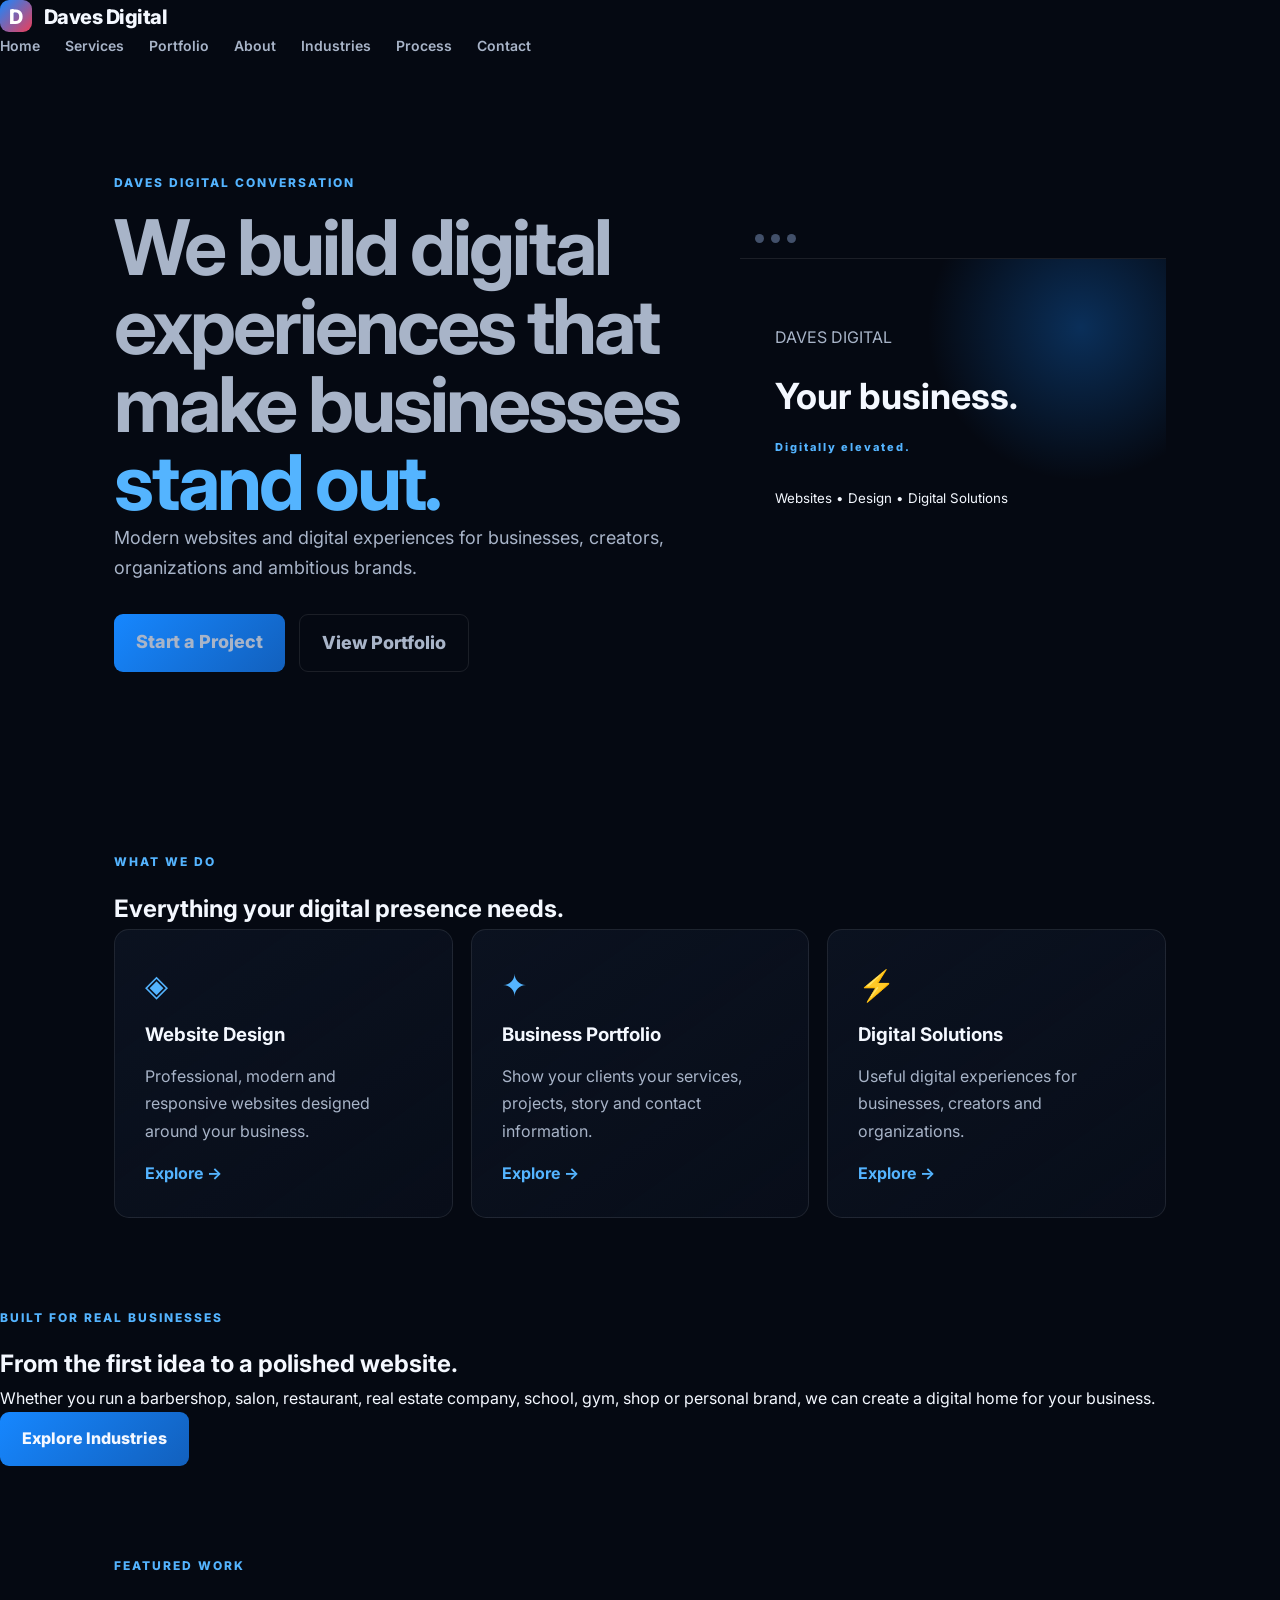
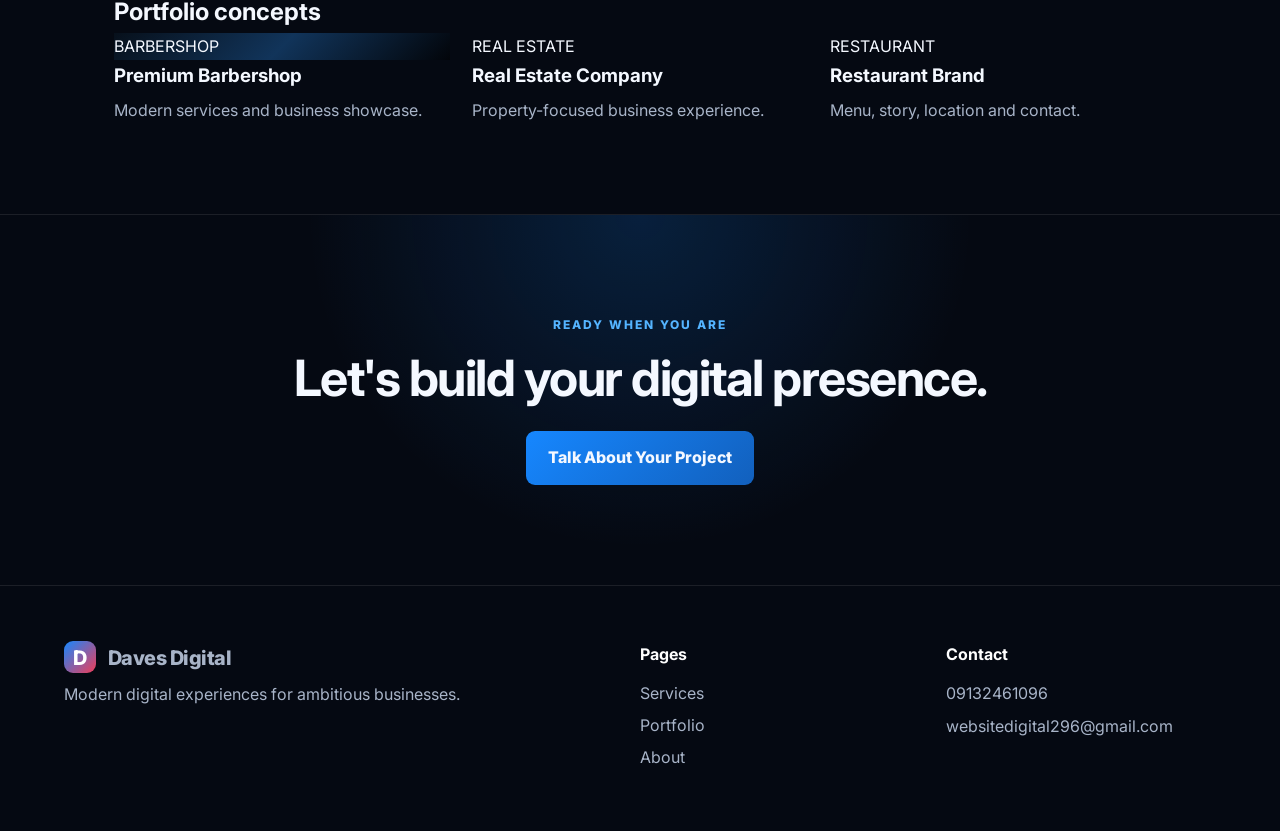
<file: index.html>
<!DOCTYPE html>
<html lang="en">
<head>
  <meta charset="UTF-8">
  <meta name="viewport" content="width=device-width, initial-scale=1.0">

  <title>Daves Digital Conversation</title>

  <link rel="stylesheet" href="style.css">
</head>

<body>

<header class="header">

  <a href="index.html" class="logo">
    <span>D</span> Daves Digital
  </a>

  <button class="menu-btn" onclick="toggleMenu()">☰</button>

  <nav id="nav">
    <a href="index.html">Home</a>
    <a href="services.html">Services</a>
    <a href="portfolio.html">Portfolio</a>
    <a href="about.html">About</a>
    <a href="industries.html">Industries</a>
    <a href="process.html">Process</a>
    <a href="contact.html">Contact</a>
  </nav>

</header>


<main>

<section class="hero">

  <div class="hero-text">

    <p class="eyebrow">
      DAVES DIGITAL CONVERSATION
    </p>

    <h1>
      We build digital experiences
      that make businesses
      <span>stand out.</span>
    </h1>

    <p class="description">
      Modern websites and digital experiences
      for businesses, creators, organizations
      and ambitious brands.
    </p>

    <div class="buttons">

      <a href="contact.html" class="btn primary">
        Start a Project
      </a>

      <a href="portfolio.html" class="btn secondary">
        View Portfolio
      </a>

    </div>

  </div>


  <div class="hero-card">

    <div class="browser">

      <div class="browser-top">
        <i></i>
        <i></i>
        <i></i>
      </div>

      <div class="browser-screen">

        <p>DAVES DIGITAL</p>

        <h2>
          Your business.
          <br>
          <span>Digitally elevated.</span>
        </h2>

        <small>
          Websites • Design • Digital Solutions
        </small>

      </div>

    </div>

  </div>

</section>


<section class="section">

  <div class="section-heading">

    <p class="eyebrow">
      WHAT WE DO
    </p>

    <h2>
      Everything your digital presence needs.
    </h2>

  </div>


  <div class="cards three">

    <div class="card">

      <div class="icon">◈</div>

      <h3>
        Website Design
      </h3>

      <p>
        Professional, modern and responsive
        websites designed around your business.
      </p>

      <a href="services.html">
        Explore →
      </a>

    </div>


    <div class="card">

      <div class="icon">✦</div>

      <h3>
        Business Portfolio
      </h3>

      <p>
        Show your clients your services,
        projects, story and contact information.
      </p>

      <a href="portfolio.html">
        Explore →
      </a>

    </div>


    <div class="card">

      <div class="icon">⚡</div>

      <h3>
        Digital Solutions
      </h3>

      <p>
        Useful digital experiences for
        businesses, creators and organizations.
      </p>

      <a href="services.html">
        Explore →
      </a>

    </div>

  </div>

</section>


<section class="dark-section">

  <div>

    <p class="eyebrow">
      BUILT FOR REAL BUSINESSES
    </p>

    <h2>
      From the first idea
      to a polished website.
    </h2>

    <p>
      Whether you run a barbershop, salon,
      restaurant, real estate company,
      school, gym, shop or personal brand,
      we can create a digital home for your business.
    </p>

  </div>

  <a href="industries.html" class="btn primary">
    Explore Industries
  </a>

</section>


<section class="section">

  <div class="section-heading">

    <p class="eyebrow">
      FEATURED WORK
    </p>

    <h2>
      Portfolio concepts
    </h2>

  </div>


  <div class="portfolio-grid">


    <a href="barbershop.html" class="project">

      <div class="project-image barber">
        BARBERSHOP
      </div>

      <h3>
        Premium Barbershop
      </h3>

      <p>
        Modern services and business showcase.
      </p>

    </a>


    <a href="realestate.html" class="project">

      <div class="project-image realestate">
        REAL ESTATE
      </div>

      <h3>
        Real Estate Company
      </h3>

      <p>
        Property-focused business experience.
      </p>

    </a>


    <a href="restaurant.html" class="project">

      <div class="project-image restaurant">
        RESTAURANT
      </div>

      <h3>
        Restaurant Brand
      </h3>

      <p>
        Menu, story, location and contact.
      </p>

    </a>

  </div>

</section>


<section class="cta">

  <p class="eyebrow">
    READY WHEN YOU ARE
  </p>

  <h2>
    Let's build your digital presence.
  </h2>

  <a href="contact.html" class="btn primary">
    Talk About Your Project
  </a>

</section>

</main>


<footer>

  <div>

    <a href="index.html" class="logo">
      <span>D</span> Daves Digital
    </a>

    <p>
      Modern digital experiences
      for ambitious businesses.
    </p>

  </div>


  <div>

    <h4>Pages</h4>

    <a href="services.html">Services</a>
    <a href="portfolio.html">Portfolio</a>
    <a href="about.html">About</a>

  </div>


  <div>

    <h4>Contact</h4>

    <p>09132461096</p>

    <p>
      websitedigital296@gmail.com
    </p>

  </div>

</footer>


<script src="script.js"></script>

</body>
</html>
</file>
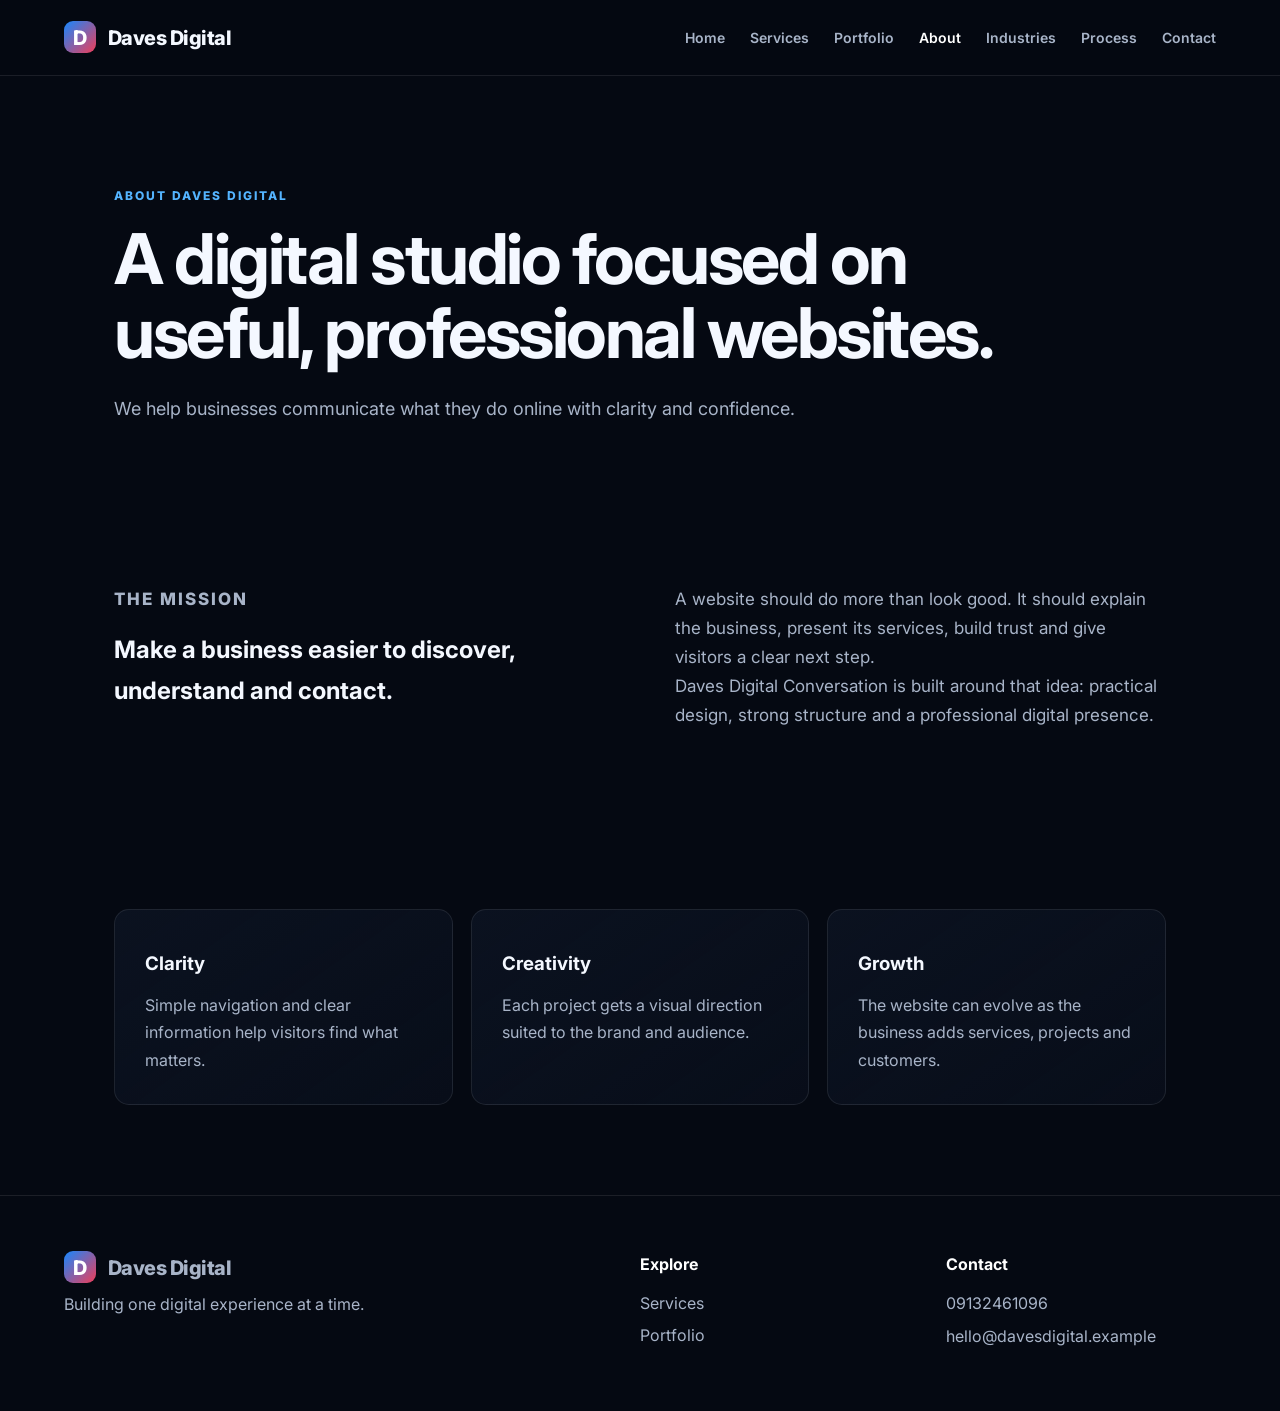
<file: about.html>
<!DOCTYPE html><html lang="en"><head><meta charset="UTF-8"><meta name="viewport" content="width=device-width, initial-scale=1.0"><title>About | Daves Digital</title><link rel="stylesheet" href="style.css"></head><body>
<header class="site-header"><a class="logo" href="index.html"><span>D</span> Daves Digital</a><button class="menu-btn" onclick="toggleMenu()">☰</button><nav id="nav"><a href="index.html">Home</a><a href="services.html">Services</a><a href="portfolio.html">Portfolio</a><a class="active" href="about.html">About</a><a href="industries.html">Industries</a><a href="process.html">Process</a><a href="contact.html">Contact</a></nav></header>
<main><section class="page-hero"><p class="eyebrow">ABOUT DAVES DIGITAL</p><h1>A digital studio focused on useful, professional websites.</h1><p>We help businesses communicate what they do online with clarity and confidence.</p></section>
<section class="section split"><div><p class="eyebrow">THE MISSION</p><h2>Make a business easier to discover, understand and contact.</h2></div><div><p>A website should do more than look good. It should explain the business, present its services, build trust and give visitors a clear next step.</p><p>Daves Digital Conversation is built around that idea: practical design, strong structure and a professional digital presence.</p></div></section>
<section class="section"><div class="cards three"><article class="card"><h3>Clarity</h3><p>Simple navigation and clear information help visitors find what matters.</p></article><article class="card"><h3>Creativity</h3><p>Each project gets a visual direction suited to the brand and audience.</p></article><article class="card"><h3>Growth</h3><p>The website can evolve as the business adds services, projects and customers.</p></article></div></section></main><footer><div><a class="logo" href="index.html"><span>D</span> Daves Digital</a><p>Building one digital experience at a time.</p></div><div><h4>Explore</h4><a href="services.html">Services</a><a href="portfolio.html">Portfolio</a></div><div><h4>Contact</h4><p>09132461096</p><p>hello@davesdigital.example</p></div></footer><script src="script.js"></script></body></html>
</file>
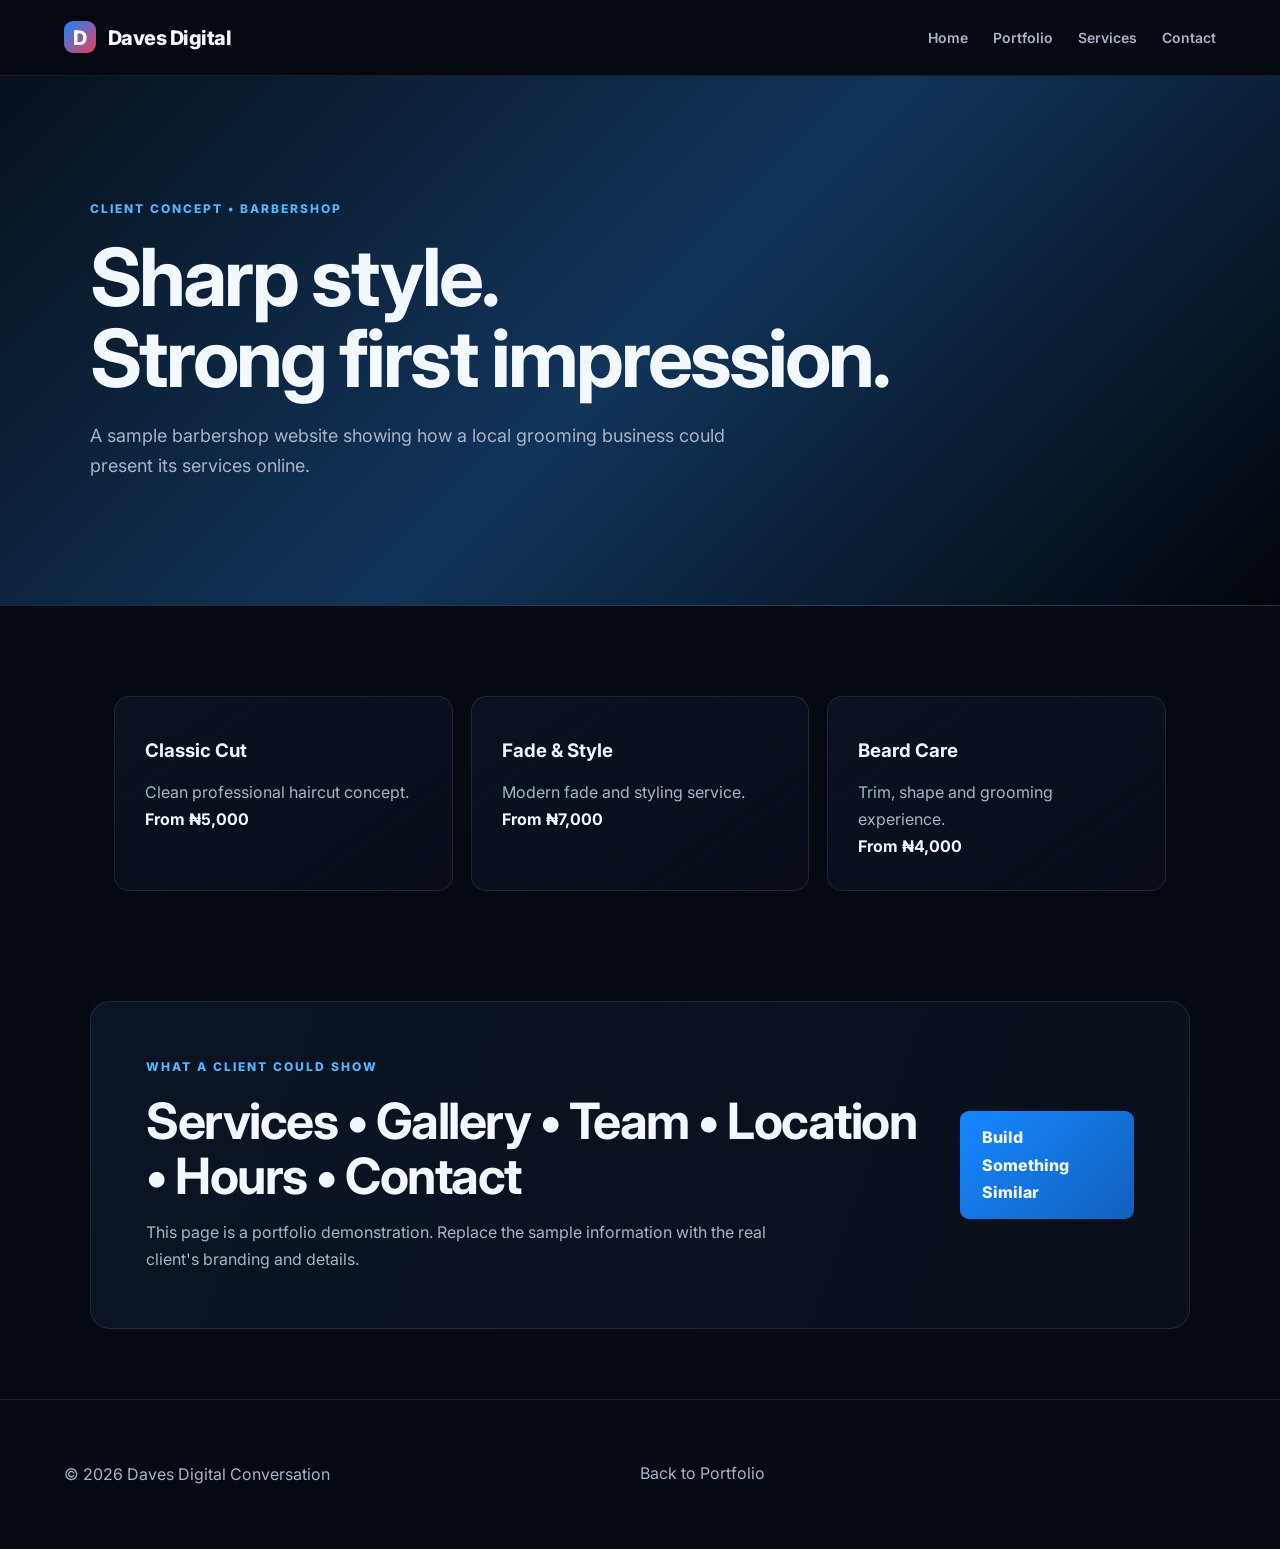
<file: barbershop.html>
<!DOCTYPE html><html lang="en"><head><meta charset="UTF-8"><meta name="viewport" content="width=device-width, initial-scale=1.0"><title>Barbershop Concept | Daves Digital</title><link rel="stylesheet" href="style.css"></head><body><header class="site-header"><a class="logo" href="index.html"><span>D</span> Daves Digital</a><button class="menu-btn" onclick="toggleMenu()">☰</button><nav id="nav"><a href="index.html">Home</a><a href="portfolio.html">Portfolio</a><a href="services.html">Services</a><a href="contact.html">Contact</a></nav></header><main><section class="industry-hero barber-bg"><p class="eyebrow">CLIENT CONCEPT • BARBERSHOP</p><h1>Sharp style.<br>Strong first impression.</h1><p>A sample barbershop website showing how a local grooming business could present its services online.</p></section><section class="section"><div class="cards three"><article class="card"><h3>Classic Cut</h3><p>Clean professional haircut concept.</p><strong>From ₦5,000</strong></article><article class="card"><h3>Fade & Style</h3><p>Modern fade and styling service.</p><strong>From ₦7,000</strong></article><article class="card"><h3>Beard Care</h3><p>Trim, shape and grooming experience.</p><strong>From ₦4,000</strong></article></div></section><section class="section dark-panel"><div><p class="eyebrow">WHAT A CLIENT COULD SHOW</p><h2>Services • Gallery • Team • Location • Hours • Contact</h2><p>This page is a portfolio demonstration. Replace the sample information with the real client's branding and details.</p></div><a class="btn primary" href="contact.html">Build Something Similar</a></section></main><footer><p>© 2026 Daves Digital Conversation</p><a href="portfolio.html">Back to Portfolio</a></footer><script src="script.js"></script></body></html>
</file>
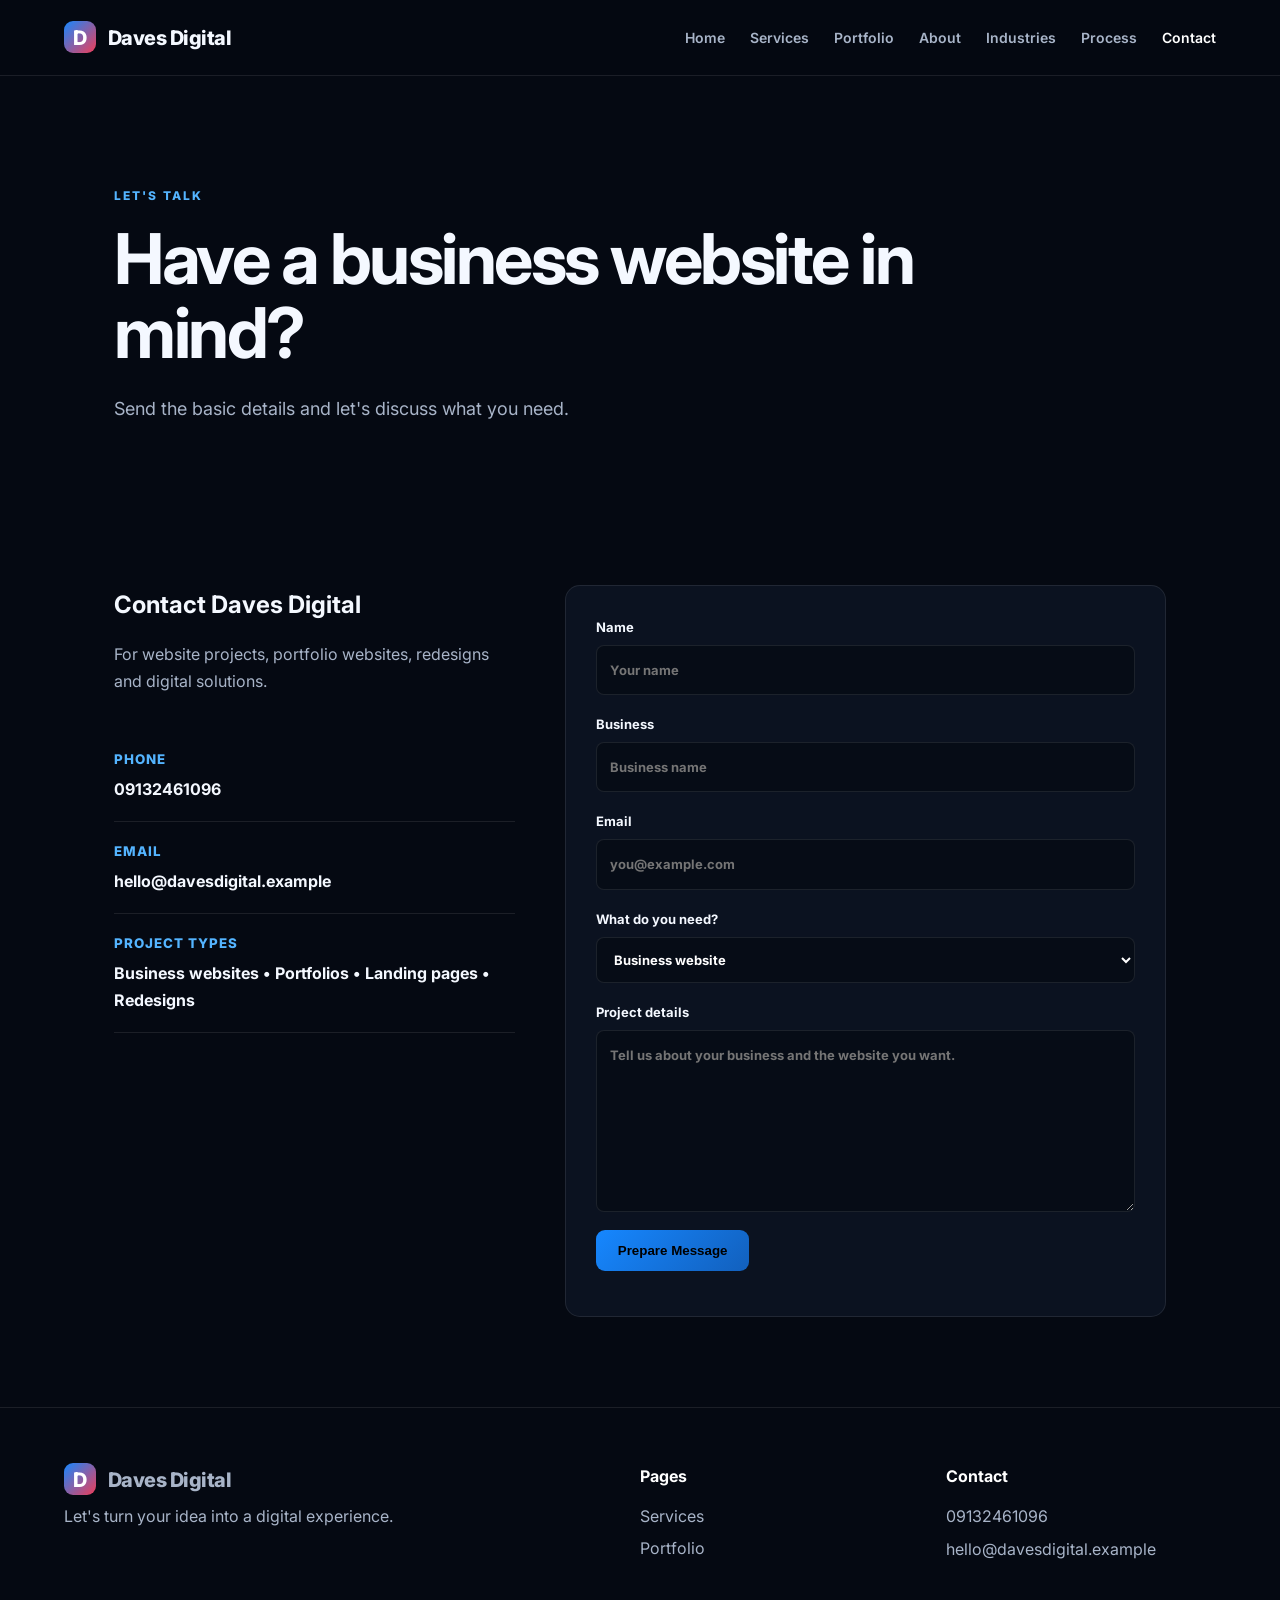
<file: contact.html>
<!DOCTYPE html><html lang="en"><head><meta charset="UTF-8"><meta name="viewport" content="width=device-width, initial-scale=1.0"><title>Contact | Daves Digital</title><link rel="stylesheet" href="style.css"></head><body>
<header class="site-header"><a class="logo" href="index.html"><span>D</span> Daves Digital</a><button class="menu-btn" onclick="toggleMenu()">☰</button><nav id="nav"><a href="index.html">Home</a><a href="services.html">Services</a><a href="portfolio.html">Portfolio</a><a href="about.html">About</a><a href="industries.html">Industries</a><a href="process.html">Process</a><a class="active" href="contact.html">Contact</a></nav></header>
<main><section class="page-hero"><p class="eyebrow">LET'S TALK</p><h1>Have a business website in mind?</h1><p>Send the basic details and let's discuss what you need.</p></section>
<section class="section contact-grid"><div class="contact-info"><h2>Contact Daves Digital</h2><p>For website projects, portfolio websites, redesigns and digital solutions.</p><div class="contact-item"><small>PHONE</small><strong>09132461096</strong></div><div class="contact-item"><small>EMAIL</small><strong>hello@davesdigital.example</strong></div><div class="contact-item"><small>PROJECT TYPES</small><strong>Business websites • Portfolios • Landing pages • Redesigns</strong></div></div>
<form onsubmit="sendForm(event)"><label>Name<input id="name" required placeholder="Your name"></label><label>Business<input id="business" placeholder="Business name"></label><label>Email<input id="email" type="email" required placeholder="you@example.com"></label><label>What do you need?<select id="service"><option>Business website</option><option>Portfolio website</option><option>Landing page</option><option>Website redesign</option><option>Other</option></select></label><label>Project details<textarea id="details" rows="7" required placeholder="Tell us about your business and the website you want."></textarea></label><button class="btn primary" type="submit">Prepare Message</button><p id="form-message" class="form-message"></p></form></section></main><footer><div><a class="logo" href="index.html"><span>D</span> Daves Digital</a><p>Let's turn your idea into a digital experience.</p></div><div><h4>Pages</h4><a href="services.html">Services</a><a href="portfolio.html">Portfolio</a></div><div><h4>Contact</h4><p>09132461096</p><p>hello@davesdigital.example</p></div></footer><script src="script.js"></script></body></html>
</file>
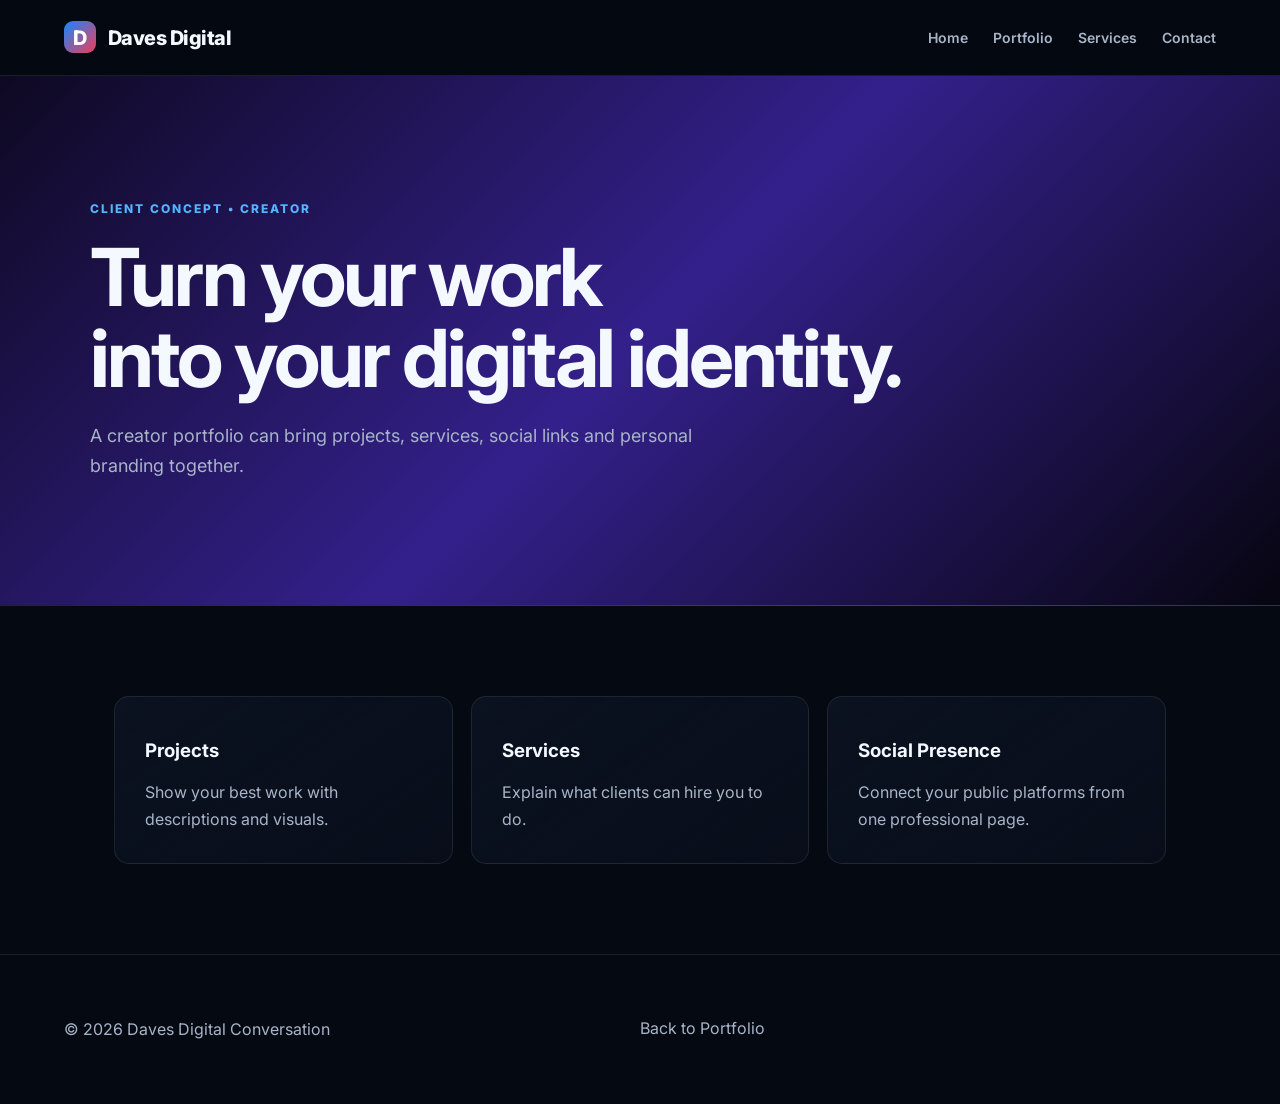
<file: creator.html>
<!DOCTYPE html><html lang="en"><head><meta charset="UTF-8"><meta name="viewport" content="width=device-width, initial-scale=1.0"><title>Creator Portfolio | Daves Digital</title><link rel="stylesheet" href="style.css"></head><body><header class="site-header"><a class="logo" href="index.html"><span>D</span> Daves Digital</a><button class="menu-btn" onclick="toggleMenu()">☰</button><nav id="nav"><a href="index.html">Home</a><a href="portfolio.html">Portfolio</a><a href="services.html">Services</a><a href="contact.html">Contact</a></nav></header><main><section class="industry-hero creator-bg"><p class="eyebrow">CLIENT CONCEPT • CREATOR</p><h1>Turn your work<br>into your digital identity.</h1><p>A creator portfolio can bring projects, services, social links and personal branding together.</p></section><section class="section"><div class="cards three"><article class="card"><h3>Projects</h3><p>Show your best work with descriptions and visuals.</p></article><article class="card"><h3>Services</h3><p>Explain what clients can hire you to do.</p></article><article class="card"><h3>Social Presence</h3><p>Connect your public platforms from one professional page.</p></article></div></section></main><footer><p>© 2026 Daves Digital Conversation</p><a href="portfolio.html">Back to Portfolio</a></footer><script src="script.js"></script></body></html>
</file>
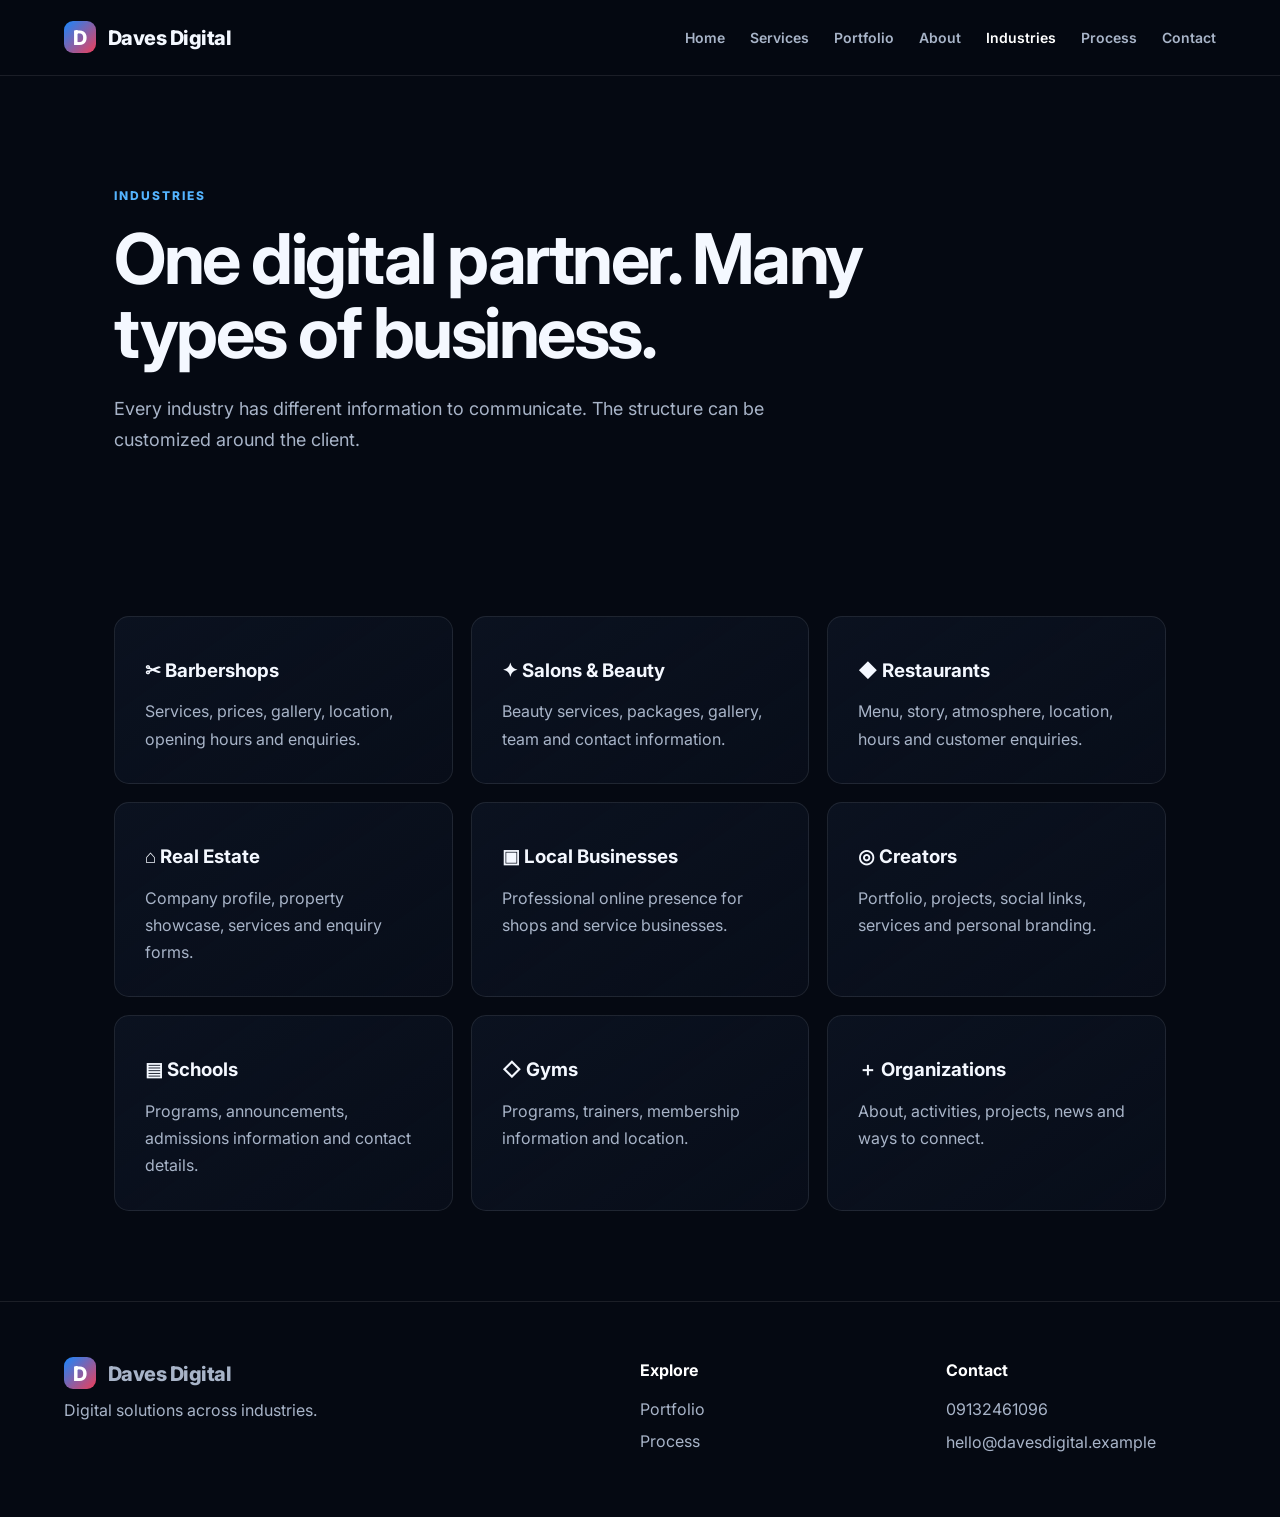
<file: industries.html>
<!DOCTYPE html><html lang="en"><head><meta charset="UTF-8"><meta name="viewport" content="width=device-width, initial-scale=1.0"><title>Industries | Daves Digital</title><link rel="stylesheet" href="style.css"></head><body>
<header class="site-header"><a class="logo" href="index.html"><span>D</span> Daves Digital</a><button class="menu-btn" onclick="toggleMenu()">☰</button><nav id="nav"><a href="index.html">Home</a><a href="services.html">Services</a><a href="portfolio.html">Portfolio</a><a href="about.html">About</a><a class="active" href="industries.html">Industries</a><a href="process.html">Process</a><a href="contact.html">Contact</a></nav></header>
<main><section class="page-hero"><p class="eyebrow">INDUSTRIES</p><h1>One digital partner. Many types of business.</h1><p>Every industry has different information to communicate. The structure can be customized around the client.</p></section>
<section class="section"><div class="cards three">
<article class="card"><h3>✂ Barbershops</h3><p>Services, prices, gallery, location, opening hours and enquiries.</p></article>
<article class="card"><h3>✦ Salons & Beauty</h3><p>Beauty services, packages, gallery, team and contact information.</p></article>
<article class="card"><h3>◆ Restaurants</h3><p>Menu, story, atmosphere, location, hours and customer enquiries.</p></article>
<article class="card"><h3>⌂ Real Estate</h3><p>Company profile, property showcase, services and enquiry forms.</p></article>
<article class="card"><h3>▣ Local Businesses</h3><p>Professional online presence for shops and service businesses.</p></article>
<article class="card"><h3>◎ Creators</h3><p>Portfolio, projects, social links, services and personal branding.</p></article>
<article class="card"><h3>▤ Schools</h3><p>Programs, announcements, admissions information and contact details.</p></article>
<article class="card"><h3>◇ Gyms</h3><p>Programs, trainers, membership information and location.</p></article>
<article class="card"><h3>＋ Organizations</h3><p>About, activities, projects, news and ways to connect.</p></article>
</div></section></main><footer><div><a class="logo" href="index.html"><span>D</span> Daves Digital</a><p>Digital solutions across industries.</p></div><div><h4>Explore</h4><a href="portfolio.html">Portfolio</a><a href="process.html">Process</a></div><div><h4>Contact</h4><p>09132461096</p><p>hello@davesdigital.example</p></div></footer><script src="script.js"></script></body></html>
</file>
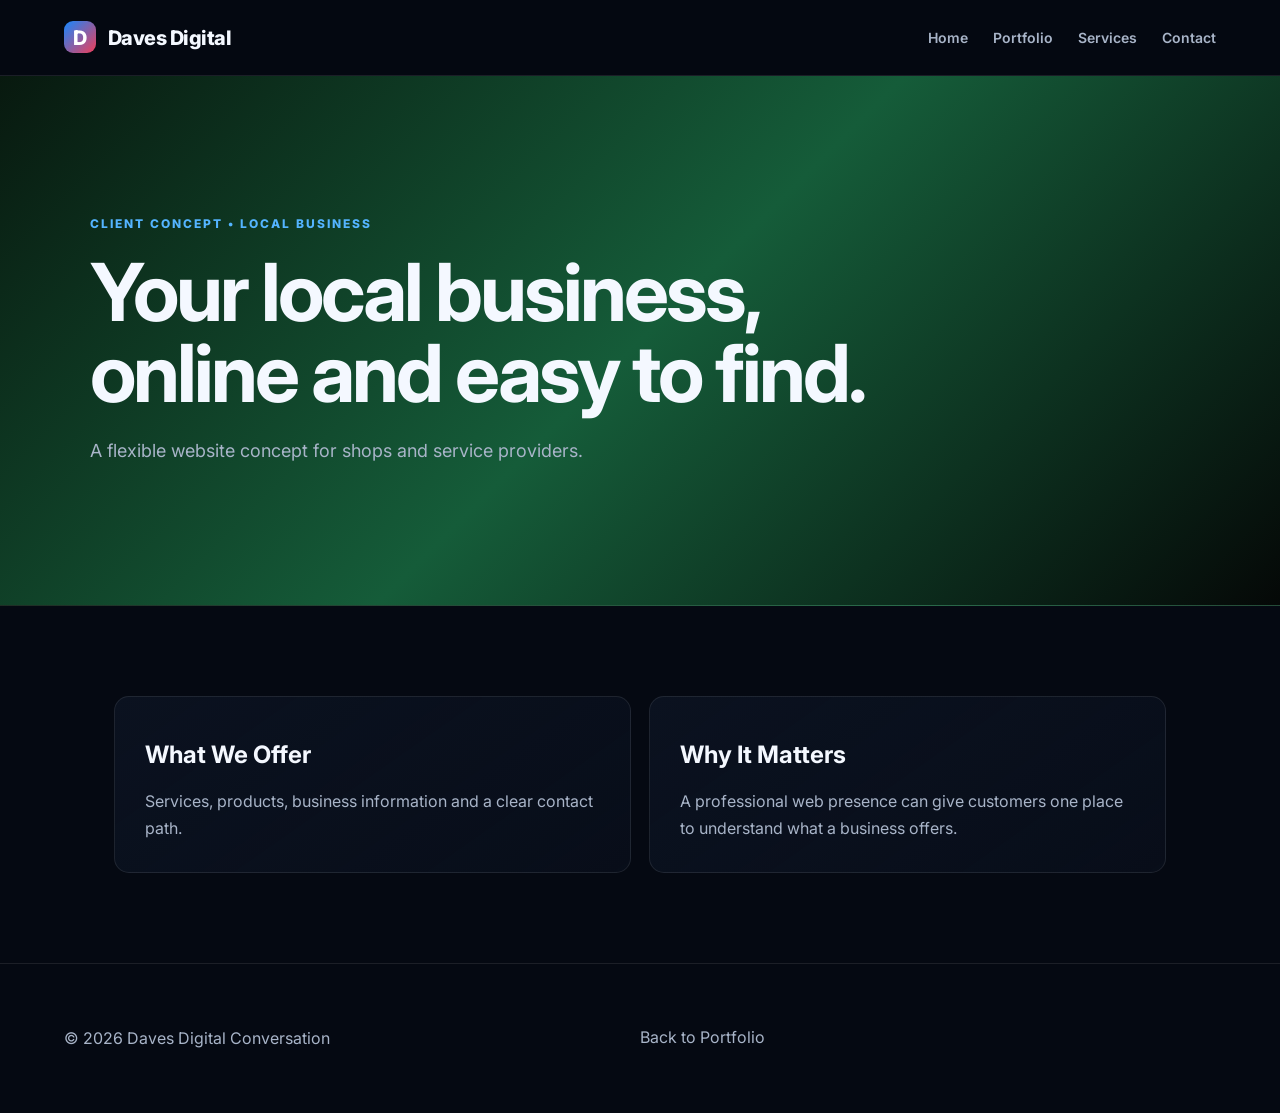
<file: localbusiness.html>
<!DOCTYPE html><html lang="en"><head><meta charset="UTF-8"><meta name="viewport" content="width=device-width, initial-scale=1.0"><title>Local Business Concept | Daves Digital</title><link rel="stylesheet" href="style.css"></head><body><header class="site-header"><a class="logo" href="index.html"><span>D</span> Daves Digital</a><button class="menu-btn" onclick="toggleMenu()">☰</button><nav id="nav"><a href="index.html">Home</a><a href="portfolio.html">Portfolio</a><a href="services.html">Services</a><a href="contact.html">Contact</a></nav></header><main><section class="industry-hero business-bg"><p class="eyebrow">CLIENT CONCEPT • LOCAL BUSINESS</p><h1>Your local business,<br>online and easy to find.</h1><p>A flexible website concept for shops and service providers.</p></section><section class="section"><div class="cards two"><article class="card"><h2>What We Offer</h2><p>Services, products, business information and a clear contact path.</p></article><article class="card"><h2>Why It Matters</h2><p>A professional web presence can give customers one place to understand what a business offers.</p></article></div></section></main><footer><p>© 2026 Daves Digital Conversation</p><a href="portfolio.html">Back to Portfolio</a></footer><script src="script.js"></script></body></html>
</file>
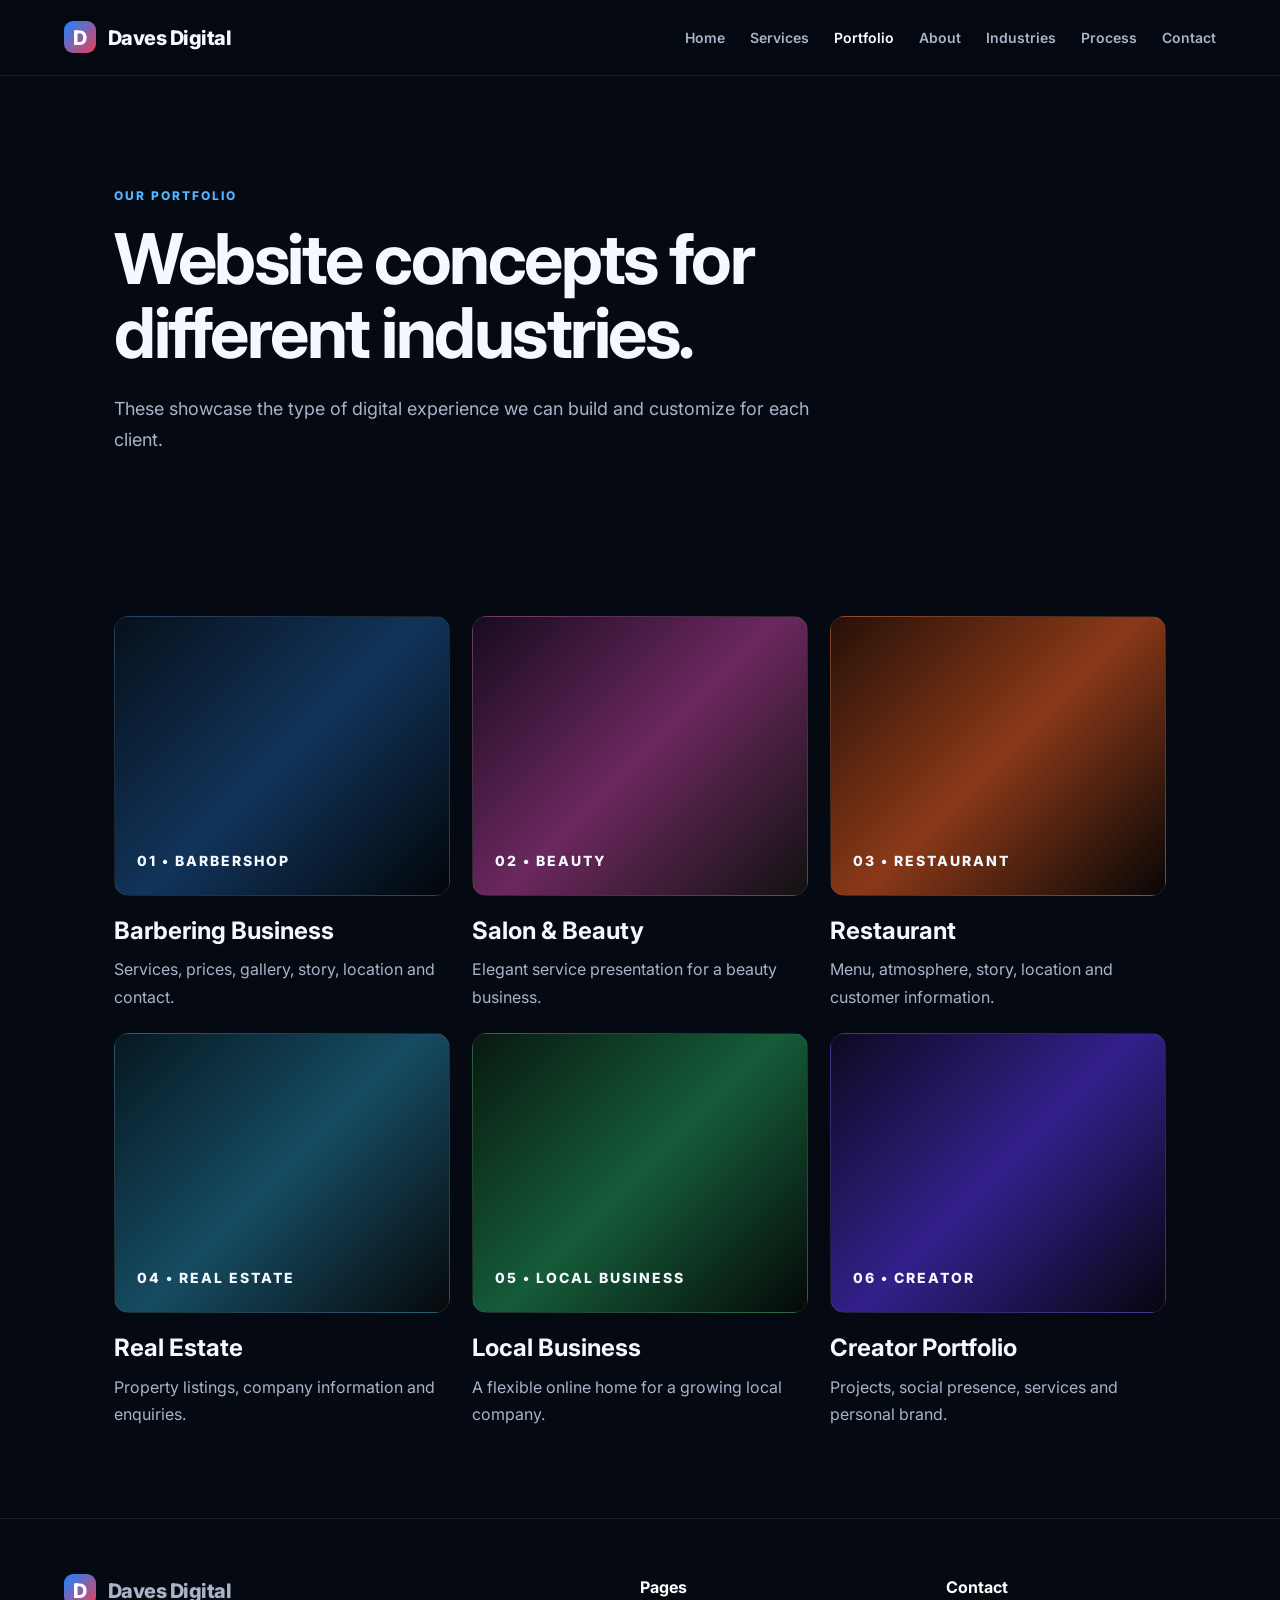
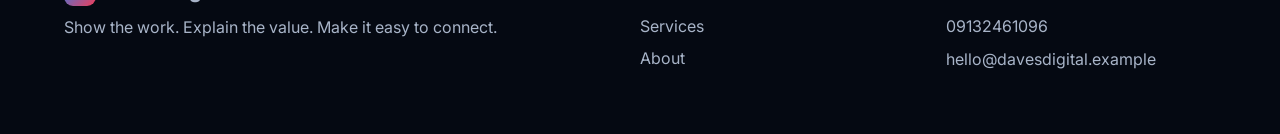
<file: portfolio.html>
<!DOCTYPE html><html lang="en"><head><meta charset="UTF-8"><meta name="viewport" content="width=device-width, initial-scale=1.0"><title>Portfolio | Daves Digital</title><link rel="stylesheet" href="style.css"></head><body>
<header class="site-header"><a class="logo" href="index.html"><span>D</span> Daves Digital</a><button class="menu-btn" onclick="toggleMenu()">☰</button><nav id="nav"><a href="index.html">Home</a><a href="services.html">Services</a><a class="active" href="portfolio.html">Portfolio</a><a href="about.html">About</a><a href="industries.html">Industries</a><a href="process.html">Process</a><a href="contact.html">Contact</a></nav></header>
<main><section class="page-hero"><p class="eyebrow">OUR PORTFOLIO</p><h1>Website concepts for different industries.</h1><p>These showcase the type of digital experience we can build and customize for each client.</p></section>
<section class="section"><div class="portfolio-grid large">
<a class="project" href="barbershop.html"><div class="project-img barber">01 • BARBERSHOP</div><h2>Barbering Business</h2><p>Services, prices, gallery, story, location and contact.</p></a>
<a class="project" href="salon.html"><div class="project-img salon">02 • BEAUTY</div><h2>Salon & Beauty</h2><p>Elegant service presentation for a beauty business.</p></a>
<a class="project" href="restaurant.html"><div class="project-img food">03 • RESTAURANT</div><h2>Restaurant</h2><p>Menu, atmosphere, story, location and customer information.</p></a>
<a class="project" href="realestate.html"><div class="project-img estate">04 • REAL ESTATE</div><h2>Real Estate</h2><p>Property listings, company information and enquiries.</p></a>
<a class="project" href="localbusiness.html"><div class="project-img business">05 • LOCAL BUSINESS</div><h2>Local Business</h2><p>A flexible online home for a growing local company.</p></a>
<a class="project" href="creator.html"><div class="project-img creator">06 • CREATOR</div><h2>Creator Portfolio</h2><p>Projects, social presence, services and personal brand.</p></a>
</div></section></main><footer><div><a class="logo" href="index.html"><span>D</span> Daves Digital</a><p>Show the work. Explain the value. Make it easy to connect.</p></div><div><h4>Pages</h4><a href="services.html">Services</a><a href="about.html">About</a></div><div><h4>Contact</h4><p>09132461096</p><p>hello@davesdigital.example</p></div></footer><script src="script.js"></script></body></html>
</file>
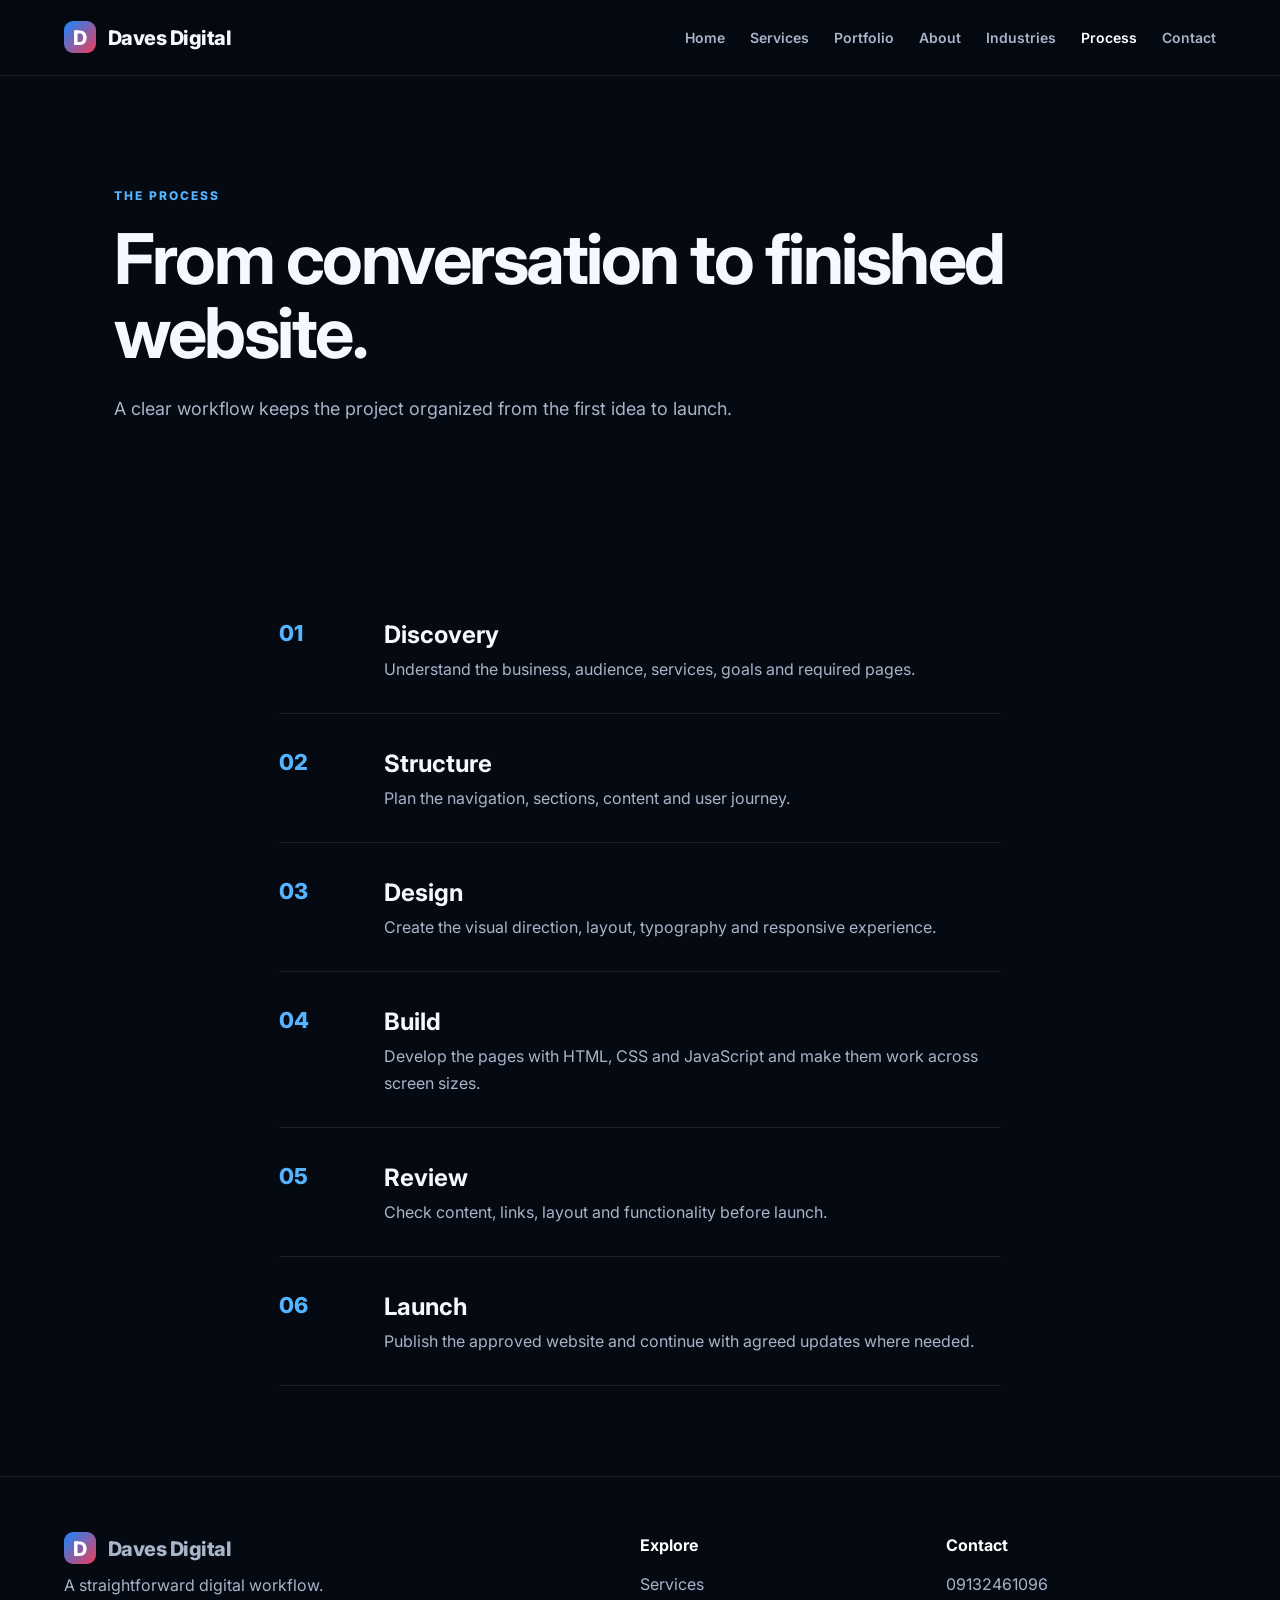
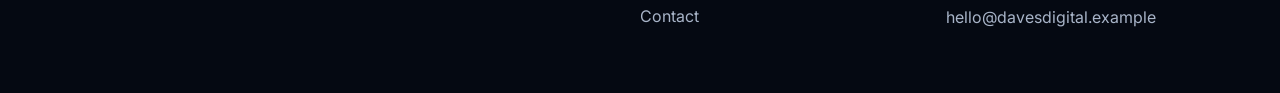
<file: process.html>
<!DOCTYPE html><html lang="en"><head><meta charset="UTF-8"><meta name="viewport" content="width=device-width, initial-scale=1.0"><title>Process | Daves Digital</title><link rel="stylesheet" href="style.css"></head><body>
<header class="site-header"><a class="logo" href="index.html"><span>D</span> Daves Digital</a><button class="menu-btn" onclick="toggleMenu()">☰</button><nav id="nav"><a href="index.html">Home</a><a href="services.html">Services</a><a href="portfolio.html">Portfolio</a><a href="about.html">About</a><a href="industries.html">Industries</a><a class="active" href="process.html">Process</a><a href="contact.html">Contact</a></nav></header>
<main><section class="page-hero"><p class="eyebrow">THE PROCESS</p><h1>From conversation to finished website.</h1><p>A clear workflow keeps the project organized from the first idea to launch.</p></section>
<section class="section timeline"><article><span>01</span><div><h2>Discovery</h2><p>Understand the business, audience, services, goals and required pages.</p></div></article><article><span>02</span><div><h2>Structure</h2><p>Plan the navigation, sections, content and user journey.</p></div></article><article><span>03</span><div><h2>Design</h2><p>Create the visual direction, layout, typography and responsive experience.</p></div></article><article><span>04</span><div><h2>Build</h2><p>Develop the pages with HTML, CSS and JavaScript and make them work across screen sizes.</p></div></article><article><span>05</span><div><h2>Review</h2><p>Check content, links, layout and functionality before launch.</p></div></article><article><span>06</span><div><h2>Launch</h2><p>Publish the approved website and continue with agreed updates where needed.</p></div></article></section></main><footer><div><a class="logo" href="index.html"><span>D</span> Daves Digital</a><p>A straightforward digital workflow.</p></div><div><h4>Explore</h4><a href="services.html">Services</a><a href="contact.html">Contact</a></div><div><h4>Contact</h4><p>09132461096</p><p>hello@davesdigital.example</p></div></footer><script src="script.js"></script></body></html>
</file>
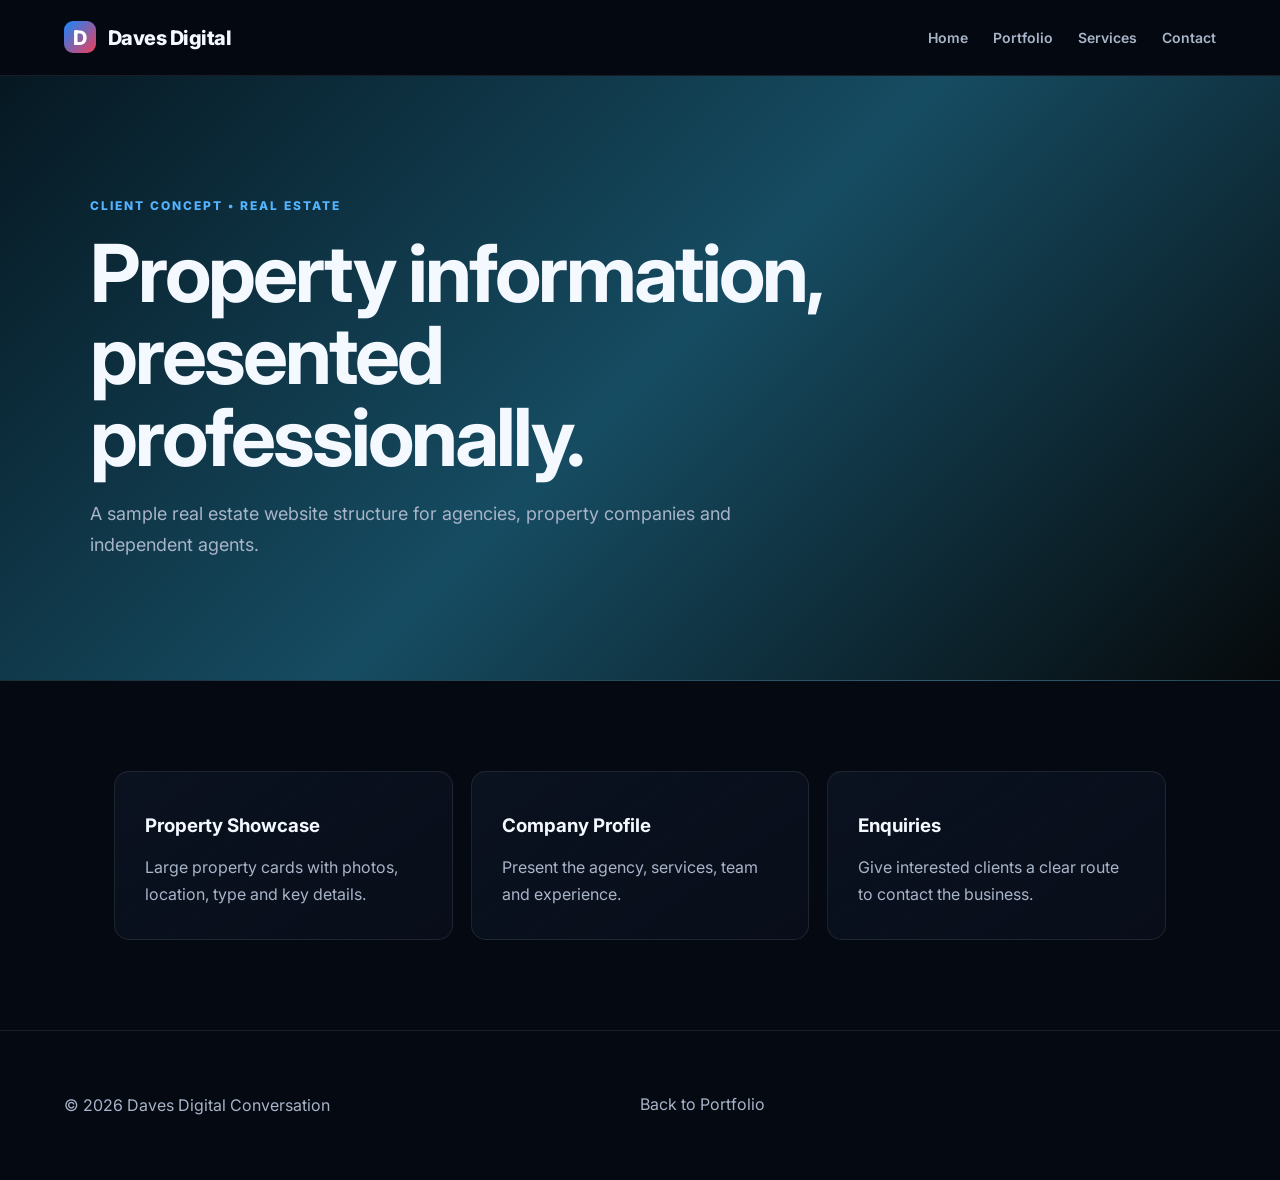
<file: realestate.html>
<!DOCTYPE html><html lang="en"><head><meta charset="UTF-8"><meta name="viewport" content="width=device-width, initial-scale=1.0"><title>Real Estate Concept | Daves Digital</title><link rel="stylesheet" href="style.css"></head><body><header class="site-header"><a class="logo" href="index.html"><span>D</span> Daves Digital</a><button class="menu-btn" onclick="toggleMenu()">☰</button><nav id="nav"><a href="index.html">Home</a><a href="portfolio.html">Portfolio</a><a href="services.html">Services</a><a href="contact.html">Contact</a></nav></header><main><section class="industry-hero estate-bg"><p class="eyebrow">CLIENT CONCEPT • REAL ESTATE</p><h1>Property information,<br>presented professionally.</h1><p>A sample real estate website structure for agencies, property companies and independent agents.</p></section><section class="section"><div class="cards three"><article class="card"><h3>Property Showcase</h3><p>Large property cards with photos, location, type and key details.</p></article><article class="card"><h3>Company Profile</h3><p>Present the agency, services, team and experience.</p></article><article class="card"><h3>Enquiries</h3><p>Give interested clients a clear route to contact the business.</p></article></div></section></main><footer><p>© 2026 Daves Digital Conversation</p><a href="portfolio.html">Back to Portfolio</a></footer><script src="script.js"></script></body></html>
</file>
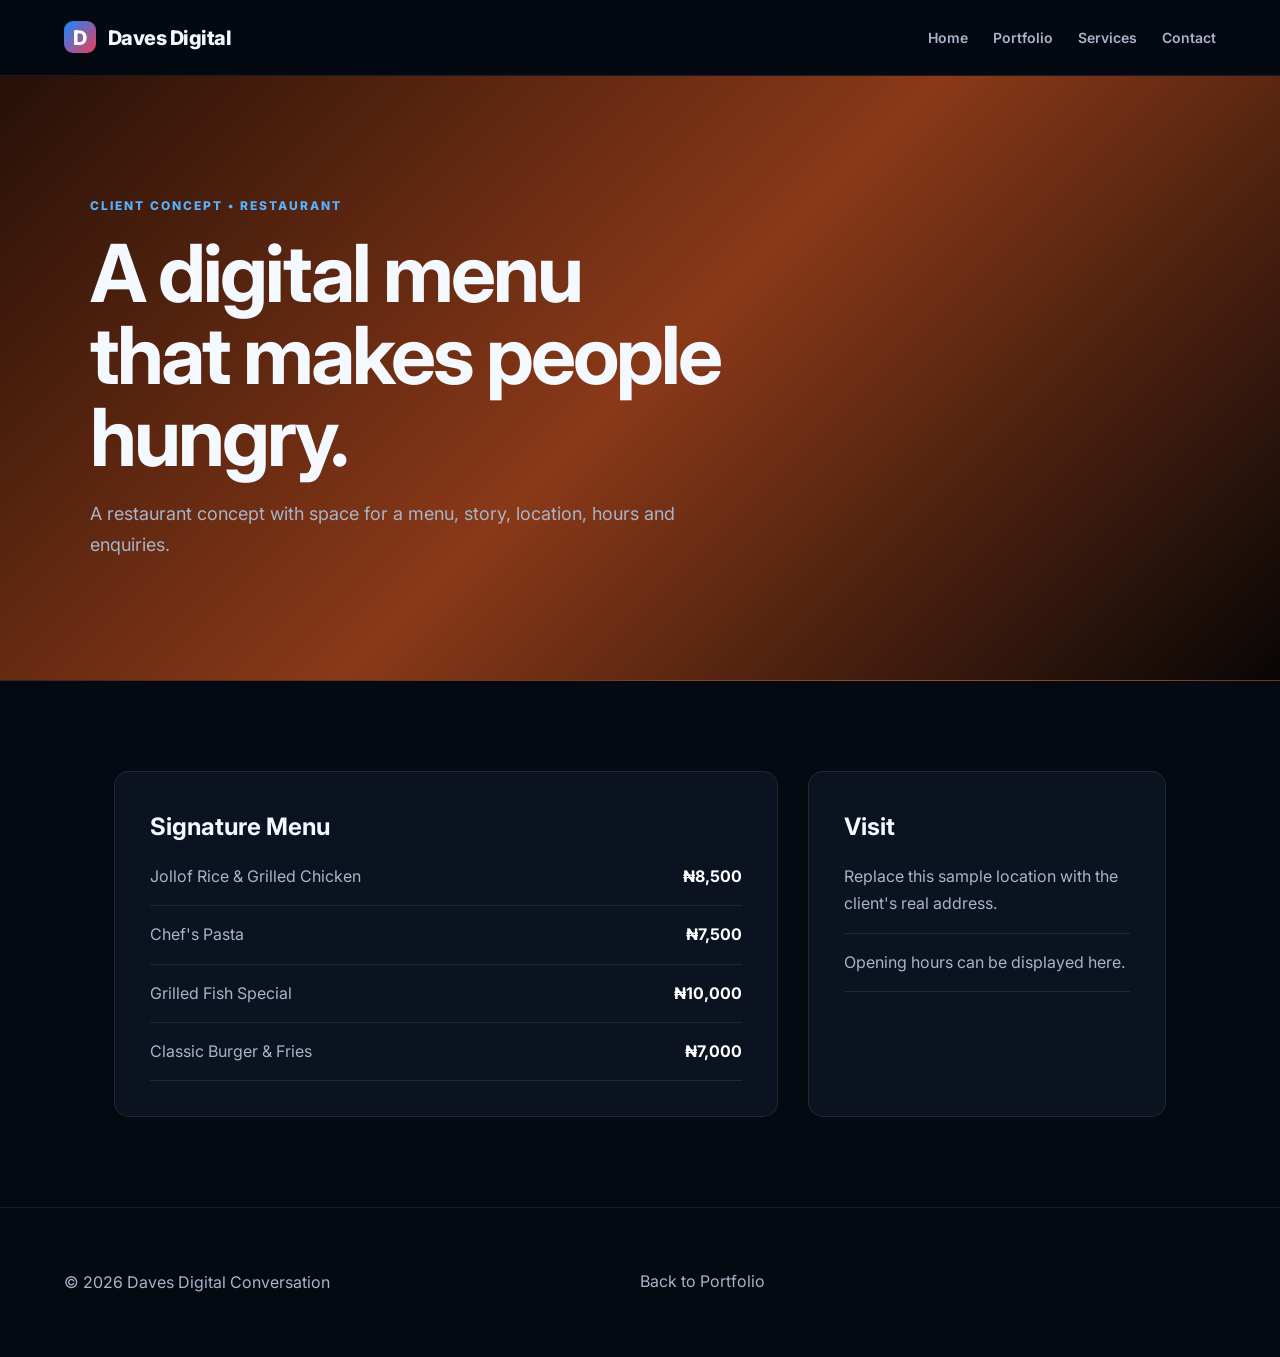
<file: restaurant.html>
<!DOCTYPE html><html lang="en"><head><meta charset="UTF-8"><meta name="viewport" content="width=device-width, initial-scale=1.0"><title>Restaurant Concept | Daves Digital</title><link rel="stylesheet" href="style.css"></head><body><header class="site-header"><a class="logo" href="index.html"><span>D</span> Daves Digital</a><button class="menu-btn" onclick="toggleMenu()">☰</button><nav id="nav"><a href="index.html">Home</a><a href="portfolio.html">Portfolio</a><a href="services.html">Services</a><a href="contact.html">Contact</a></nav></header><main><section class="industry-hero food-bg"><p class="eyebrow">CLIENT CONCEPT • RESTAURANT</p><h1>A digital menu<br>that makes people hungry.</h1><p>A restaurant concept with space for a menu, story, location, hours and enquiries.</p></section><section class="section"><div class="menu-showcase"><div><h2>Signature Menu</h2><p>Jollof Rice & Grilled Chicken <b>₦8,500</b></p><p>Chef's Pasta <b>₦7,500</b></p><p>Grilled Fish Special <b>₦10,000</b></p><p>Classic Burger & Fries <b>₦7,000</b></p></div><div><h2>Visit</h2><p>Replace this sample location with the client's real address.</p><p>Opening hours can be displayed here.</p></div></div></section></main><footer><p>© 2026 Daves Digital Conversation</p><a href="portfolio.html">Back to Portfolio</a></footer><script src="script.js"></script></body></html>
</file>
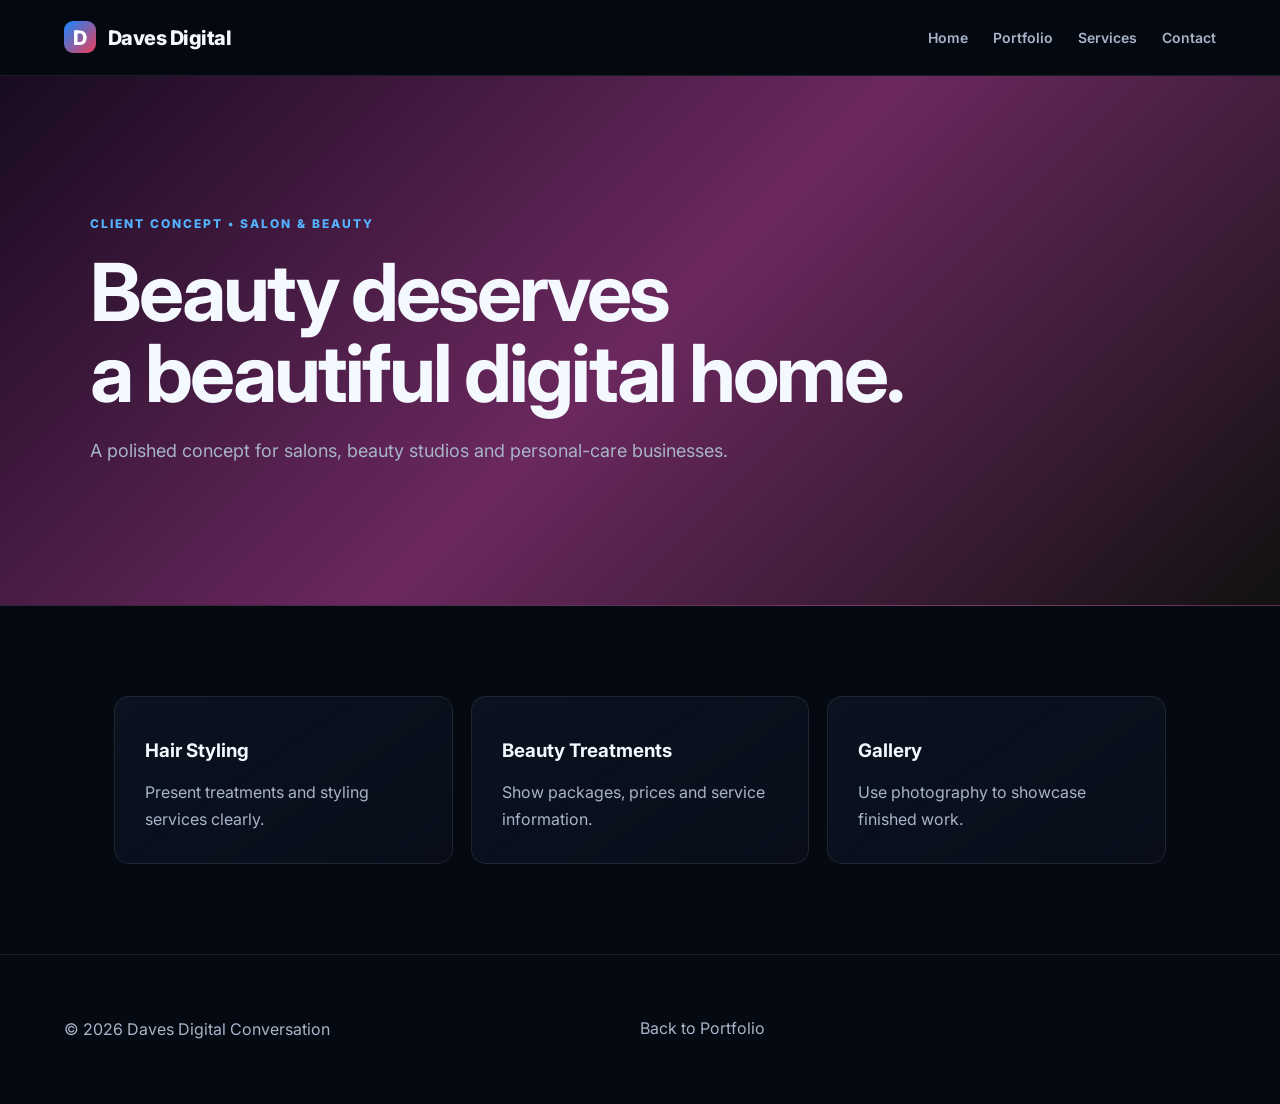
<file: salon.html>
<!DOCTYPE html><html lang="en"><head><meta charset="UTF-8"><meta name="viewport" content="width=device-width, initial-scale=1.0"><title>Salon Concept | Daves Digital</title><link rel="stylesheet" href="style.css"></head><body><header class="site-header"><a class="logo" href="index.html"><span>D</span> Daves Digital</a><button class="menu-btn" onclick="toggleMenu()">☰</button><nav id="nav"><a href="index.html">Home</a><a href="portfolio.html">Portfolio</a><a href="services.html">Services</a><a href="contact.html">Contact</a></nav></header><main><section class="industry-hero salon-bg"><p class="eyebrow">CLIENT CONCEPT • SALON & BEAUTY</p><h1>Beauty deserves<br>a beautiful digital home.</h1><p>A polished concept for salons, beauty studios and personal-care businesses.</p></section><section class="section"><div class="cards three"><article class="card"><h3>Hair Styling</h3><p>Present treatments and styling services clearly.</p></article><article class="card"><h3>Beauty Treatments</h3><p>Show packages, prices and service information.</p></article><article class="card"><h3>Gallery</h3><p>Use photography to showcase finished work.</p></article></div></section></main><footer><p>© 2026 Daves Digital Conversation</p><a href="portfolio.html">Back to Portfolio</a></footer><script src="script.js"></script></body></html>
</file>
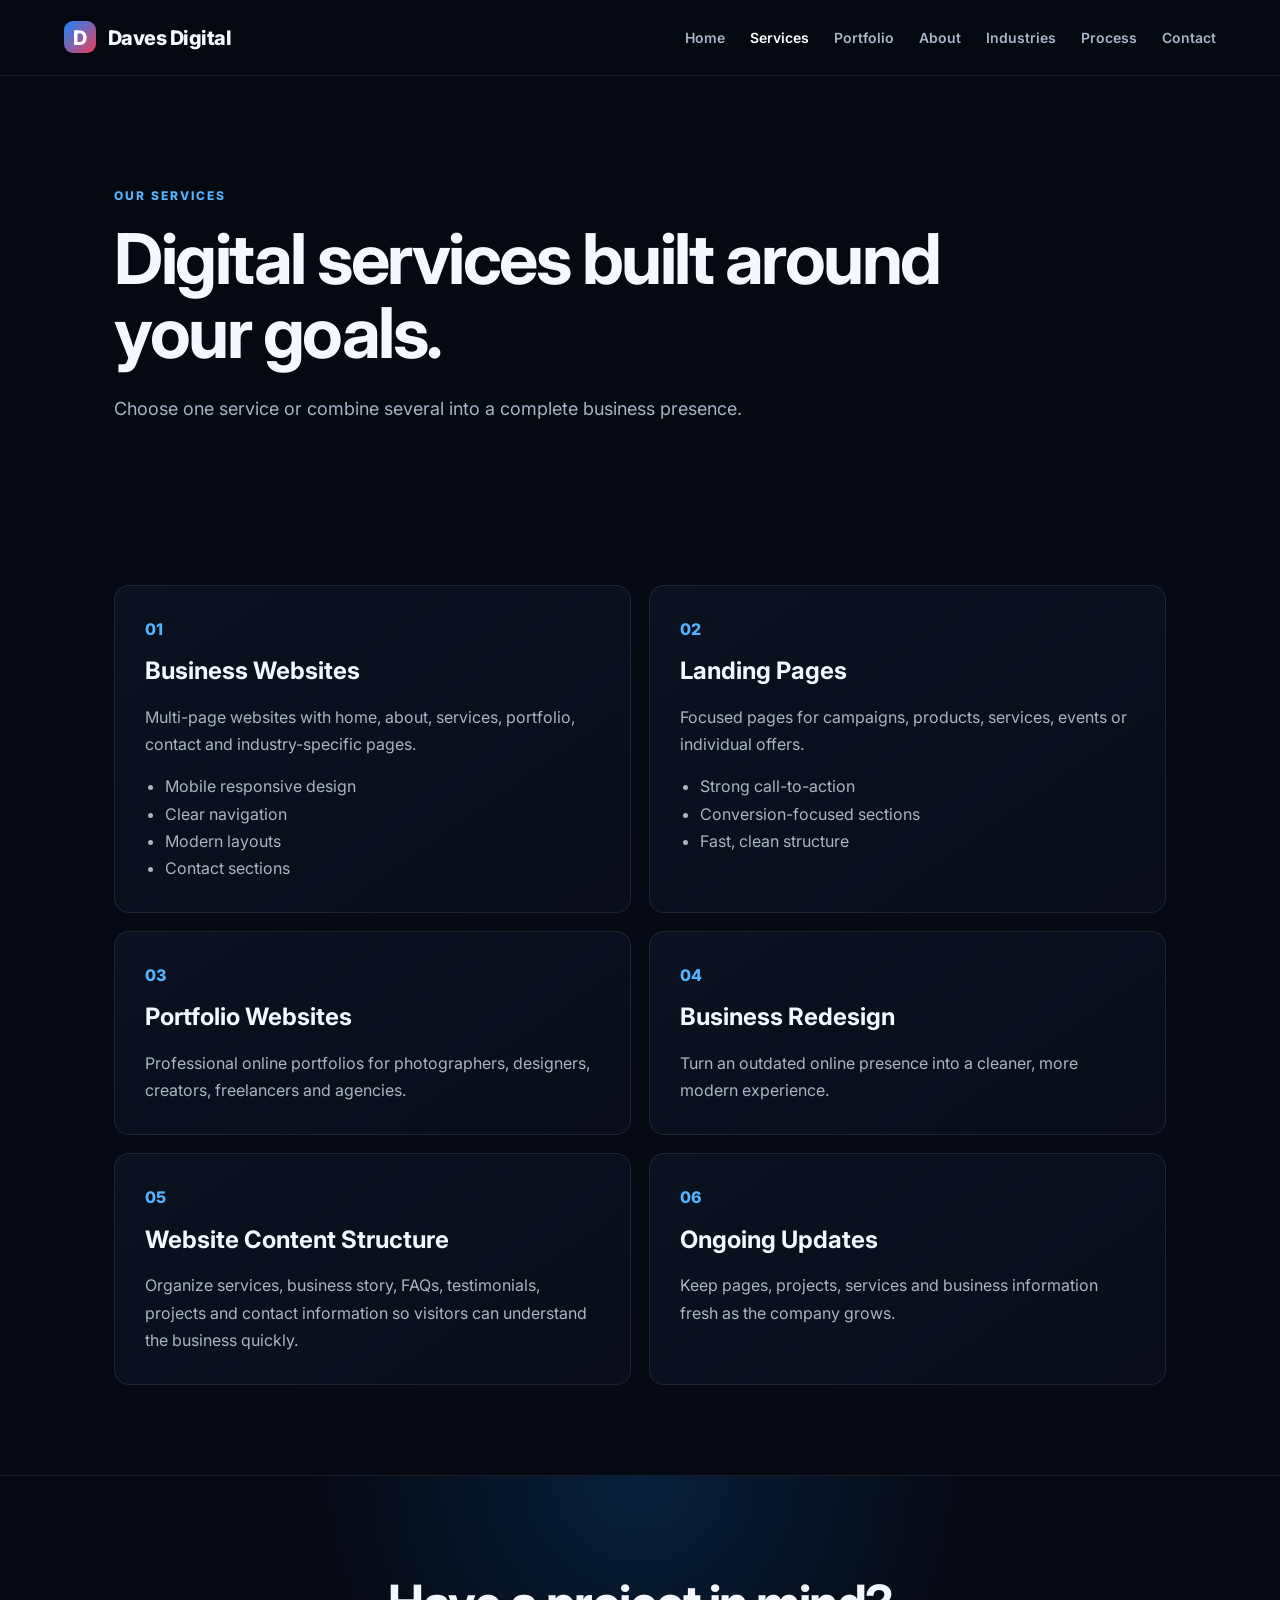
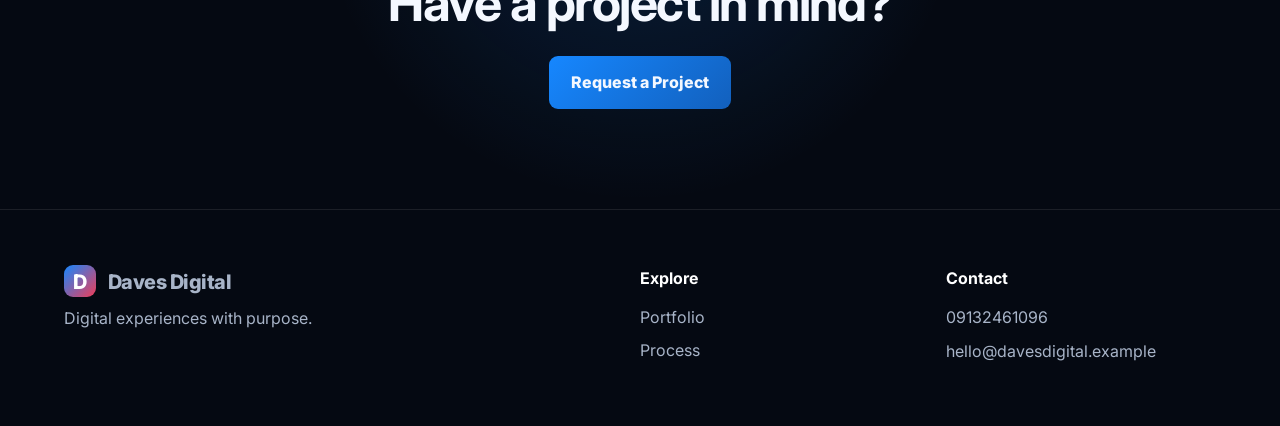
<file: services.html>
<!DOCTYPE html><html lang="en"><head><meta charset="UTF-8"><meta name="viewport" content="width=device-width, initial-scale=1.0"><title>Services | Daves Digital</title><link rel="stylesheet" href="style.css"></head><body>
<header class="site-header"><a class="logo" href="index.html"><span>D</span> Daves Digital</a><button class="menu-btn" onclick="toggleMenu()">☰</button><nav id="nav"><a href="index.html">Home</a><a class="active" href="services.html">Services</a><a href="portfolio.html">Portfolio</a><a href="about.html">About</a><a href="industries.html">Industries</a><a href="process.html">Process</a><a href="contact.html">Contact</a></nav></header>
<main><section class="page-hero"><p class="eyebrow">OUR SERVICES</p><h1>Digital services built around your goals.</h1><p>Choose one service or combine several into a complete business presence.</p></section>
<section class="section"><div class="cards two">
<article class="card"><span class="number">01</span><h2>Business Websites</h2><p>Multi-page websites with home, about, services, portfolio, contact and industry-specific pages.</p><ul><li>Mobile responsive design</li><li>Clear navigation</li><li>Modern layouts</li><li>Contact sections</li></ul></article>
<article class="card"><span class="number">02</span><h2>Landing Pages</h2><p>Focused pages for campaigns, products, services, events or individual offers.</p><ul><li>Strong call-to-action</li><li>Conversion-focused sections</li><li>Fast, clean structure</li></ul></article>
<article class="card"><span class="number">03</span><h2>Portfolio Websites</h2><p>Professional online portfolios for photographers, designers, creators, freelancers and agencies.</p></article>
<article class="card"><span class="number">04</span><h2>Business Redesign</h2><p>Turn an outdated online presence into a cleaner, more modern experience.</p></article>
<article class="card"><span class="number">05</span><h2>Website Content Structure</h2><p>Organize services, business story, FAQs, testimonials, projects and contact information so visitors can understand the business quickly.</p></article>
<article class="card"><span class="number">06</span><h2>Ongoing Updates</h2><p>Keep pages, projects, services and business information fresh as the company grows.</p></article>
</div></section>
<section class="cta"><h2>Have a project in mind?</h2><a class="btn primary" href="contact.html">Request a Project</a></section></main>
<footer><div><a class="logo" href="index.html"><span>D</span> Daves Digital</a><p>Digital experiences with purpose.</p></div><div><h4>Explore</h4><a href="portfolio.html">Portfolio</a><a href="process.html">Process</a></div><div><h4>Contact</h4><p>09132461096</p><p>hello@davesdigital.example</p></div></footer><script src="script.js"></script></body></html>
</file>
<file: style.css>
@import url('https://fonts.googleapis.com/css2?family=Inter:wght@400;500;600;700;800&display=swap');
:root{--bg:#050912;--panel:#0b1220;--panel2:#101a2b;--text:#f4f8ff;--muted:#a8b4c8;--blue:#1687ff;--blue2:#54b4ff;--red:#ef3d58;--line:rgba(255,255,255,.09);--max:1180px}
*{box-sizing:border-box;margin:0;padding:0}html{scroll-behavior:smooth}body{font-family:Inter,Arial,sans-serif;background:var(--bg);color:var(--text);line-height:1.7}a{color:inherit;text-decoration:none}.site-header{height:76px;display:flex;align-items:center;justify-content:space-between;padding:0 5%;border-bottom:1px solid var(--line);background:rgba(5,9,18,.92);position:sticky;top:0;z-index:10;backdrop-filter:blur(14px)}.logo{font-size:20px;font-weight:800;letter-spacing:-.5px}.logo span{display:inline-grid;place-items:center;width:32px;height:32px;margin-right:8px;border-radius:9px;background:linear-gradient(135deg,var(--blue),var(--red));color:white}nav{display:flex;gap:25px}nav a{color:var(--muted);font-size:14px;font-weight:600}nav a:hover,nav a.active{color:white}.menu-btn{display:none;background:none;border:0;color:white;font-size:27px}.hero{max-width:var(--max);margin:auto;min-height:680px;padding:90px 5%;display:grid;grid-template-columns:1.15fr .85fr;gap:50px;align-items:center}.eyebrow{color:var(--blue2);font-size:12px;font-weight:800;letter-spacing:2px;margin-bottom:16px}.hero h1{font-size:clamp(42px,6vw,78px);line-height:1.02;letter-spacing:-3px}.hero h1 span{color:var(--blue2)}.hero-text,.page-hero>p:last-child{max-width:700px;color:var(--muted);font-size:18px;margin-top:25px}.buttons{display:flex;gap:14px;margin-top:30px;flex-wrap:wrap}.btn{display:inline-block;padding:13px 22px;border-radius:9px;font-weight:800;border:1px solid var(--line);transition:.2s}.btn:hover{transform:translateY(-2px)}.primary{background:linear-gradient(135deg,var(--blue),#1260bd);border:0}.secondary{background:transparent}.stats{display:flex;gap:35px;margin-top:55px}.stats strong{display:block;font-size:25px}.stats small{color:var(--muted)}.hero-card{position:relative}.glow{position:absolute;width:260px;height:260px;background:var(--blue);filter:blur(100px);opacity:.2}.mock-browser{position:relative;border:1px solid var(--line);background:#09111e;border-radius:18px;box-shadow:0 25px 70px rgba(0,0,0,.5);overflow:hidden;transform:rotate(2deg)}.browser-top{height:40px;border-bottom:1px solid var(--line);display:flex;align-items:center;gap:7px;padding:0 15px}.browser-top i{width:9px;height:9px;border-radius:50%;background:#42506a}.browser-screen{padding:65px 35px 90px;background:radial-gradient(circle at 80% 20%,rgba(22,135,255,.3),transparent 35%)}.browser-screen span{font-size:11px;color:var(--blue2);letter-spacing:2px;font-weight:800}.browser-screen h2{font-size:36px;line-height:1.15;margin:25px 0}.browser-screen b{color:var(--blue2)}.browser-screen p{color:var(--muted)}.section{max-width:var(--max);margin:auto;padding:90px 5%}.section-title{margin-bottom:40px}.section-title h2,.dark-panel h2,.cta h2{font-size:clamp(30px,4vw,50px);line-height:1.1;letter-spacing:-1.5px}.cards{display:grid;gap:18px}.cards.three{grid-template-columns:repeat(3,1fr)}.cards.two{grid-template-columns:repeat(2,1fr)}.card{padding:30px;border:1px solid var(--line);background:linear-gradient(145deg,var(--panel),rgba(11,18,32,.55));border-radius:15px}.card:hover{border-color:rgba(22,135,255,.5);transform:translateY(-3px);transition:.2s}.card h2,.card h3{margin:8px 0 12px}.card p,.card li{color:var(--muted)}.card ul{padding-left:20px;margin-top:15px}.card a{display:inline-block;color:var(--blue2);margin-top:15px;font-weight:700}.icon{font-size:30px;color:var(--blue2)}.number{color:var(--blue2);font-weight:800}.dark-panel{max-width:1100px;margin:20px auto 70px;padding:55px;border:1px solid var(--line);border-radius:20px;background:linear-gradient(110deg,#0b1424,#09101b);display:flex;align-items:center;justify-content:space-between;gap:30px}.dark-panel p:not(.eyebrow){color:var(--muted);max-width:650px;margin-top:15px}.page-hero{max-width:var(--max);margin:auto;padding:110px 5% 70px}.page-hero h1{font-size:clamp(40px,6vw,70px);line-height:1.05;letter-spacing:-2.5px;max-width:900px}.portfolio-grid{display:grid;grid-template-columns:repeat(3,1fr);gap:22px}.project{display:block}.project-img{height:240px;border-radius:15px;border:1px solid var(--line);display:flex;align-items:flex-end;padding:22px;font-size:14px;font-weight:800;letter-spacing:2px;margin-bottom:15px;background-size:cover}.project:hover .project-img{transform:translateY(-4px);transition:.2s}.barber,.barber-bg{background:linear-gradient(135deg,#07101b,#11345a,#02050a)}.salon,.salon-bg{background:linear-gradient(135deg,#180b20,#6b285e,#111)}.food,.food-bg{background:linear-gradient(135deg,#261007,#8a3918,#080606)}.estate,.estate-bg{background:linear-gradient(135deg,#061822,#164c62,#06090b)}.business,.business-bg{background:linear-gradient(135deg,#08190f,#155c39,#050807)}.creator,.creator-bg{background:linear-gradient(135deg,#0e0922,#34208b,#070510)}.project h3,.project h2{margin-bottom:5px}.project p{color:var(--muted)}.large .project-img{height:280px}.split{display:grid;grid-template-columns:1fr 1fr;gap:70px}.split p{color:var(--muted);font-size:17px}.timeline{max-width:850px}.timeline article{display:grid;grid-template-columns:80px 1fr;gap:25px;padding:30px 0;border-bottom:1px solid var(--line)}.timeline article>span{font-weight:800;color:var(--blue2);font-size:22px}.timeline p{color:var(--muted)}.cta{text-align:center;padding:100px 5%;background:radial-gradient(circle at 50% 0,rgba(22,135,255,.18),transparent 45%);border-top:1px solid var(--line)}.cta .btn{margin-top:25px}.industry-hero{min-height:530px;padding:120px 7%;display:flex;flex-direction:column;justify-content:center;border-bottom:1px solid var(--line)}.industry-hero h1{font-size:clamp(42px,7vw,80px);line-height:1.02;letter-spacing:-3px;max-width:850px}.industry-hero p:not(.eyebrow){max-width:650px;color:var(--muted);font-size:18px;margin-top:22px}.menu-showcase{display:grid;grid-template-columns:1.3fr .7fr;gap:30px}.menu-showcase>div{padding:35px;background:var(--panel);border:1px solid var(--line);border-radius:15px}.menu-showcase p{display:flex;justify-content:space-between;padding:15px 0;border-bottom:1px solid var(--line);color:var(--muted)}.menu-showcase b{color:white}.contact-grid{display:grid;grid-template-columns:.8fr 1.2fr;gap:50px}.contact-info p{color:var(--muted);margin:15px 0 35px}.contact-item{padding:18px 0;border-bottom:1px solid var(--line)}.contact-item small{display:block;color:var(--blue2);font-weight:800;letter-spacing:1px}.contact-item strong{display:block;margin-top:5px}.contact-grid form{padding:30px;background:var(--panel);border:1px solid var(--line);border-radius:15px}label{display:block;font-size:13px;font-weight:700;margin-bottom:18px}input,select,textarea{display:block;width:100%;margin-top:7px;background:#060c16;border:1px solid var(--line);color:white;padding:13px;border-radius:8px;font:inherit;outline:none}input:focus,select:focus,textarea:focus{border-color:var(--blue)}.form-message{color:var(--blue2);margin-top:15px}.site-header+main{min-height:400px}footer{border-top:1px solid var(--line);padding:55px 5%;display:grid;grid-template-columns:2fr 1fr 1fr;gap:35px;color:var(--muted)}footer h4{color:white;margin-bottom:12px}footer a:not(.logo){display:block;margin:5px 0}footer p{margin:6px 0}@media(max-width:800px){.site-header{height:68px}nav{display:none;position:absolute;top:68px;left:0;right:0;background:#070d18;padding:20px 5%;flex-direction:column;border-bottom:1px solid var(--line)}nav.show{display:flex}.menu-btn{display:block}.hero{grid-template-columns:1fr;padding-top:65px;min-height:auto}.hero-card{display:none}.stats{gap:20px;flex-wrap:wrap}.cards.three,.cards.two,.portfolio-grid,.split,.contact-grid,.menu-showcase{grid-template-columns:1fr}.section{padding:65px 5%}.dark-panel{margin:10px 5% 50px;padding:35px;display:block}.dark-panel .btn{margin-top:25px}.page-hero{padding-top:70px}.industry-hero{padding:80px 6%;min-height:450px}.timeline article{grid-template-columns:55px 1fr}footer{grid-template-columns:1fr;padding:40px 5%}.project-img,.large .project-img{height:220px}.hero h1{letter-spacing:-2px}.hero-text{font-size:16px/* =========================================================
   DAVES DIGITAL — PREMIUM WEBSITE SYSTEM
   Blue + Red • Futuristic • Professional • Responsive
   ========================================================= */

@import url('https://fonts.googleapis.com/css2?family=Inter:wght@400;500;600;700;800;900&display=swap');


/* =========================================================
   01. RESET
   ========================================================= */

* {
    margin: 0;
    padding: 0;
    box-sizing: border-box;
}

html {
    scroll-behavior: smooth;
}

body {
    font-family: "Inter", Arial, sans-serif;
    background: #030711;
    color: #ffffff;
    line-height: 1.7;
    overflow-x: hidden;
}

body::selection {
    background: #168cff;
    color: #ffffff;
}

img {
    max-width: 100%;
    display: block;
}

a {
    color: inherit;
    text-decoration: none;
}

button,
input,
textarea,
select {
    font-family: inherit;
}


/* =========================================================
   02. VARIABLES
   ========================================================= */

:root {

    --blue: #168cff;
    --blue-light: #42a7ff;
    --blue-dark: #0065c9;

    --red: #ff304f;
    --red-dark: #bd1730;

    --background: #030711;
    --background-2: #050c18;
    --card: #071222;
    --card-2: #0a1729;

    --border: rgba(65, 132, 194, 0.25);
    --border-bright: rgba(22, 140, 255, 0.55);

    --text: #ffffff;
    --muted: #91a3b8;
    --muted-light: #b8c6d7;

    --shadow:
        0 20px 60px rgba(0, 0, 0, 0.45);

    --blue-glow:
        0 0 35px rgba(22, 140, 255, 0.25);

    --red-glow:
        0 0 35px rgba(255, 48, 79, 0.18);
}


/* =========================================================
   03. BODY BACKGROUND
   ========================================================= */

body {
    background:
        radial-gradient(
            circle at 10% 10%,
            rgba(22, 140, 255, 0.08),
            transparent 25%
        ),
        radial-gradient(
            circle at 90% 20%,
            rgba(255, 48, 79, 0.05),
            transparent 25%
        ),
        #030711;
}


/* =========================================================
   04. HEADER
   ========================================================= */

.header {
    height: 82px;
    width: 100%;

    padding: 0 7%;

    display: flex;
    align-items: center;
    justify-content: space-between;

    position: sticky;
    top: 0;
    z-index: 9999;

    background:
        rgba(3, 7, 17, 0.82);

    backdrop-filter: blur(18px);
    -webkit-backdrop-filter: blur(18px);

    border-bottom:
        1px solid rgba(80, 150, 220, 0.14);

    box-shadow:
        0 8px 30px rgba(0, 0, 0, 0.25);
}


/* LOGO */

.logo {
    font-size: 18px;
    font-weight: 900;
    letter-spacing: 3px;

    white-space: nowrap;
}

.logo span {
    color: var(--blue);

    font-size: 34px;

    text-shadow:
        0 0 20px rgba(22, 140, 255, 0.55);
}


/* NAVIGATION */

nav {
    display: flex;
    align-items: center;
    gap: 8px;
}

nav a {
    position: relative;

    padding: 10px 14px;

    color: #aab9ca;

    font-size: 13px;
    font-weight: 700;

    transition:
        color 0.3s ease,
        transform 0.3s ease;
}

nav a::after {
    content: "";

    position: absolute;

    left: 14px;
    right: 14px;
    bottom: 3px;

    height: 2px;

    background:
        linear-gradient(
            90deg,
            var(--blue),
            var(--red)
        );

    transform: scaleX(0);

    transform-origin: center;

    transition:
        transform 0.3s ease;
}

nav a:hover {
    color: #ffffff;
    transform: translateY(-2px);
}

nav a:hover::after {
    transform: scaleX(1);
}


/* MOBILE MENU BUTTON */

.menu-btn {
    display: none;

    border: 1px solid var(--border);
    background: rgba(10, 23, 41, 0.7);

    color: #ffffff;

    width: 45px;
    height: 45px;

    border-radius: 10px;

    font-size: 23px;

    cursor: pointer;
}


/* =========================================================
   05. HERO
   ========================================================= */

.hero {
    min-height: calc(100vh - 82px);

    display: flex;
    align-items: center;

    padding:
        100px 7%;

    position: relative;

    overflow: hidden;

    background:
        radial-gradient(
            circle at 75% 35%,
            rgba(22, 140, 255, 0.19),
            transparent 28%
        ),
        radial-gradient(
            circle at 15% 80%,
            rgba(255, 48, 79, 0.10),
            transparent 25%
        );
}


/* glowing background lines */

.hero::before {
    content: "";

    position: absolute;

    width: 500px;
    height: 500px;

    right: -200px;
    top: 80px;

    border:
        1px solid rgba(22, 140, 255, 0.15);

    border-radius: 50%;

    box-shadow:
        0 0 80px rgba(22, 140, 255, 0.08);

    pointer-events: none;
}

.hero::after {
    content: "";

    position: absolute;

    width: 300px;
    height: 300px;

    left: -160px;
    bottom: -100px;

    border:
        1px solid rgba(255, 48, 79, 0.12);

    border-radius: 50%;

    pointer-events: none;
}


.hero-content {
    max-width: 1000px;

    position: relative;
    z-index: 2;
}


/* SMALL LABEL */

.small-title {
    color: var(--blue);

    font-size: 12px;
    font-weight: 800;

    letter-spacing: 5px;

    margin-bottom: 22px;

    text-transform: uppercase;
}


/* HERO TITLE */

.hero h1 {
    font-size:
        clamp(48px, 8vw, 105px);

    font-weight: 900;

    line-height: 0.94;

    letter-spacing: -4px;

    max-width: 1000px;

    margin-bottom: 35px;
}

.hero h1 span {
    display: block;

    background:
        linear-gradient(
            90deg,
            #168cff,
            #52b1ff,
            #168cff
        );

    background-size: 200% auto;

    -webkit-background-clip: text;
    background-clip: text;

    color: transparent;

    animation:
        gradientMove 5s linear infinite;
}

@keyframes gradientMove {

    0% {
        background-position: 0% center;
    }

    100% {
        background-position: 200% center;
    }
}


/* HERO DESCRIPTION */

.hero-text {
    max-width: 720px;

    color: var(--muted);

    font-size: 18px;

    margin-bottom: 38px;
}


/* =========================================================
   06. BUTTONS
   ========================================================= */

.hero-buttons {
    display: flex;

    gap: 15px;

    flex-wrap: wrap;
}

.btn {
    position: relative;

    display: inline-flex;

    align-items: center;
    justify-content: center;

    min-height: 50px;

    padding:
        0 24px;

    border-radius: 9px;

    font-size: 14px;
    font-weight: 800;

    overflow: hidden;

    transition:
        transform 0.3s ease,
        box-shadow 0.3s ease,
        background 0.3s ease;
}

.btn:hover {
    transform:
        translateY(-4px);

}

.primary {
    background:
        linear-gradient(
            135deg,
            #168cff,
            #006bd2
        );

    color: white;

    box-shadow:
        0 12px 35px
        rgba(22, 140, 255, 0.25);
}

.primary:hover {
    box-shadow:
        0 15px 45px
        rgba(22, 140, 255, 0.42);
}

.secondary {
    border:
        1px solid rgba(91, 145, 190, 0.35);

    background:
        rgba(10, 24, 41, 0.55);

    color: #ffffff;
}

.secondary:hover {
    border-color:
        var(--blue);

    background:
        rgba(22, 140, 255, 0.08);
}


/* =========================================================
   07. STATS
   ========================================================= */

.stats {
    display: grid;

    grid-template-columns:
        repeat(4, 1fr);

    border-top:
        1px solid var(--border);

    border-bottom:
        1px solid var(--border);

    background:
        rgba(5, 13, 25, 0.7);
}

.stats div {
    min-height: 150px;

    display: flex;

    flex-direction: column;

    align-items: center;
    justify-content: center;

    text-align: center;

    padding: 30px;

    border-right:
        1px solid var(--border);

    transition:
        background 0.3s ease;
}

.stats div:hover {
    background:
        rgba(22, 140, 255, 0.04);
}

.stats div:last-child {
    border-right: none;
}

.stats h2 {
    font-size: 38px;

    color: var(--blue);

    margin-bottom: 3px;

    text-shadow:
        0 0 20px
        rgba(22, 140, 255, 0.35);
}

.stats p {
    color: var(--muted);
    font-size: 13px;
}


/* =========================================================
   08. GENERAL SECTION
   ========================================================= */

.section {
    padding:
        120px 7%;

    position: relative;
}

.section-heading {
    max-width: 800px;

    margin-bottom: 65px;
}

.section-heading p {
    color: var(--blue);

    font-size: 12px;
    font-weight: 800;

    letter-spacing: 4px;

    margin-bottom: 13px;
}

.section-heading h2 {
    font-size:
        clamp(35px, 5vw, 70px);

    line-height: 1.02;

    letter-spacing: -2px;
}


/* =========================================================
   09. CARDS
   ========================================================= */

.cards {
    display: grid;

    grid-template-columns:
        repeat(3, 1fr);

    gap: 22px;
}

.card {
    position: relative;

    min-height: 320px;

    padding: 36px;

    overflow: hidden;

    border:
        1px solid var(--border);

    border-radius: 18px;

    background:
        linear-gradient(
            145deg,
            rgba(9, 24, 43, 0.95),
            rgba(5, 12, 23, 0.95)
        );

    box-shadow:
        0 15px 50px
        rgba(0, 0, 0, 0.2);

    transition:
        transform 0.35s ease,
        border-color 0.35s ease,
        box-shadow 0.35s ease;
}

.card::before {
    content: "";

    position: absolute;

    width: 130px;
    height: 130px;

    top: -70px;
    right: -70px;

    border-radius: 50%;

    background:
        rgba(22, 140, 255, 0.12);

    filter: blur(5px);
}

.card:hover {
    transform:
        translateY(-10px);

    border-color:
        var(--border-bright);

    box-shadow:
        0 25px 65px
        rgba(0, 0, 0, 0.4),
        0 0 35px
        rgba(22, 140, 255, 0.08);
}

.card-icon {
    width: 60px;
    height: 60px;

    display: flex;

    align-items: center;
    justify-content: center;

    border-radius: 15px;

    margin-bottom: 25px;

    background:
        linear-gradient(
            145deg,
            rgba(22, 140, 255, 0.18),
            rgba(22, 140, 255, 0.05)
        );

    border:
        1px solid
        rgba(22, 140, 255, 0.25);

    font-size: 27px;

    box-shadow:
        var(--blue-glow);
}

.card h3 {
    font-size: 22px;

    margin-bottom: 13px;
}

.card p {
    color: var(--muted);

    font-size: 14px;

    margin-bottom: 22px;
}

.card a {
    color: var(--blue);

    font-size: 13px;
    font-weight: 800;
}

.card a:hover {
    color: var(--blue-light);
}


/* =========================================================
   10. DARK SECTION
   ========================================================= */

.dark-section {
    padding:
        120px 7%;

    background:
        linear-gradient(
            135deg,
            #02050a,
            #061323,
            #02050a
        );

    border-top:
        1px solid rgba(70, 130, 180, 0.08);

    border-bottom:
        1px solid rgba(70, 130, 180, 0.08);
}

.split {
    display: grid;

    grid-template-columns:
        1fr 1fr;

    gap: 80px;

    align-items: center;
}

.split h2 {
    font-size:
        clamp(38px, 5vw, 70px);

    line-height: 1;

    letter-spacing: -2px;
}

.split p {
    color: var(--muted);

    margin-bottom: 25px;

    font-size: 15px;
}


/* =========================================================
   11. PROCESS
   ========================================================= */

.process {
    display: grid;

    grid-template-columns:
        repeat(4, 1fr);

    gap: 20px;
}

.process-box {
    position: relative;

    padding: 32px;

    min-height: 230px;

    background:
        rgba(8, 20, 35, 0.75);

    border:
        1px solid var(--border);

    border-radius: 15px;

    overflow: hidden;

    transition:
        transform 0.3s ease,
        border-color 0.3s ease;
}

.process-box::before {
    content: "";

    position: absolute;

    left: 0;
    top: 0;

    width: 100%;
    height: 3px;

    background:
        linear-gradient(
            90deg,
            var(--blue),
            var(--red)
        );
}

.process-box:hover {
    transform:
        translateY(-8px);

    border-color:
        var(--border-bright);
}

.process-box span {
    color: var(--blue);

    font-size: 34px;

    font-weight: 900;
}

.process-box h3 {
    margin:
        12px 0;

    font-size: 17px;
}

.process-box p {
    color: var(--muted);

    font-size: 13px;
}


/* =========================================================
   12. CTA
   ========================================================= */

.cta {
    position: relative;

    text-align: center;

    padding:
        130px 7%;

    overflow: hidden;

    background:
        radial-gradient(
            circle at center,
            rgba(22, 140, 255, 0.12),
            transparent 45%
        );
}

.cta::before {
    content: "";

    position: absolute;

    width: 100%;
    height: 1px;

    left: 0;
    top: 0;

    background:
        linear-gradient(
            90deg,
            transparent,
            var(--blue),
            transparent
        );
}

.cta h2 {
    position: relative;

    font-size:
        clamp(35px, 6vw, 75px);

    line-height: 1;

    letter-spacing: -3px;

    margin-bottom: 20px;
}

.cta p {
    color: var(--muted);

    margin-bottom: 30px;
}


/* =========================================================
   13. FOOTER
   ========================================================= */

footer {
    padding:
        80px 7% 25px;

    background:
        #02050a;

    border-top:
        1px solid rgba(60, 120, 170, 0.12);
}

.footer-grid {
    display: grid;

    grid-template-columns:
        2fr 1fr 1fr;

    gap: 50px;

    padding-bottom: 60px;
}

.footer-grid h3 {
    color: var(--blue);

    letter-spacing: 2px;

    margin-bottom: 15px;
}

.footer-grid h4 {
    margin-bottom: 18px;

    font-size: 13px;

    letter-spacing: 1px;
}

.footer-grid p {
    color: #788a9f;

    font-size: 13px;
}

.footer-grid a {
    display: block;

    color: #788a9f;

    font-size: 13px;

    margin-bottom: 10px;

    transition:
        color 0.25s ease;
}

.footer-grid a:hover {
    color: var(--blue);
}

.copyright {
    padding-top: 22px;

    border-top:
        1px solid rgba(90, 130, 170, 0.12);

    text-align: center;

    color: #56677a;

    font-size: 12px;
}


/* =========================================================
   14. INNER PAGE HERO
   ========================================================= */

.page-hero {
    min-height: 55vh;

    display: flex;

    flex-direction: column;

    justify-content: center;

    padding:
        110px 7%;

    position: relative;

    overflow: hidden;

    background:
        radial-gradient(
            circle at 80% 40%,
            rgba(22, 140, 255, 0.18),
            transparent 30%
        ),
        radial-gradient(
            circle at 15% 80%,
            rgba(255, 48, 79, 0.07),
            transparent 25%
        );
}

.page-hero::after {
    content: "";

    position: absolute;

    right: 8%;
    bottom: -120px;

    width: 320px;
    height: 320px;

    border:
        1px solid rgba(22, 140, 255, 0.12);

    border-radius: 50%;
}

.page-hero h1 {
    position: relative;

    z-index: 2;

    font-size:
        clamp(48px, 8vw, 100px);

    line-height: 0.95;

    letter-spacing: -4px;
}

.page-hero p:not(.small-title) {
    max-width: 700px;

    margin-top: 28px;

    color: var(--muted);

    font-size: 16px;
}


/* =========================================================
   15. PORTFOLIO
   ========================================================= */

.portfolio-grid {
    display: grid;

    grid-template-columns:
        repeat(3, 1fr);

    gap: 24px;
}

.portfolio-item {
    min-height: 360px;

    display: flex;

    flex-direction: column;

    justify-content: flex-end;

    position: relative;

    overflow: hidden;

    padding: 32px;

    border-radius: 18px;

    border:
        1px solid var(--border);

    background:
        linear-gradient(
            145deg,
            #102b49,
            #050b15 75%
        );

    transition:
        transform 0.35s ease,
        border-color 0.35s ease;
}

.portfolio-item::before {
    content: "";

    position: absolute;

    width: 220px;
    height: 220px;

    right: -90px;
    top: -90px;

    border-radius: 50%;

    background:
        rgba(22, 140, 255, 0.14);

    filter: blur(5px);

    transition:
        transform 0.4s ease;
}

.portfolio-item:hover {
    transform:
        translateY(-10px);

    border-color:
        var(--blue);
}

.portfolio-item:hover::before {
    transform:
        scale(1.4);
}

.portfolio-item h3,
.portfolio-item p {
    position: relative;

    z-index: 2;
}

.portfolio-item h3 {
    font-size: 28px;

    margin-bottom: 7px;
}

.portfolio-item p {
    color: var(--muted);
}


/* =========================================================
   16. CONTACT
   ========================================================= */

.contact-grid {
    display: grid;

    grid-template-columns:
        1fr 1fr;

    gap: 35px;

    align-items: start;
}

.contact-box {
    padding: 35px;

    border:
        1px solid var(--border);

    border-radius: 16px;

    background:
        linear-gradient(
            145deg,
            rgba(10, 25, 43, 0.92),
            rgba(4, 11, 20, 0.95)
        );

    box-shadow:
        var(--shadow);
}

.contact-box h3 {
    font-size: 18px;

    margin-bottom: 12px;
}

.contact-box p {
    color: var(--muted);

    margin-bottom: 7px;
}


/* FORM */

.form {
    display: grid;

    gap: 15px;

    margin-top: 20px;
}

.form input,
.form textarea,
.form select {
    width: 100%;

    padding:
        16px 17px;

    border-radius: 9px;

    border:
        1px solid rgba(70, 125, 170, 0.25);

    background:
        rgba(2, 8, 16, 0.85);

    color: #ffffff;

    outline: none;

    transition:
        border-color 0.3s ease,
        box-shadow 0.3s ease;
}

.form input::placeholder,
.form textarea::placeholder {
    color: #617389;
}

.form input:focus,
.form textarea:focus,
.form select:focus {
    border-color:
        var(--blue);

    box-shadow:
        0 0 0 3px
        rgba(22, 140, 255, 0.08);
}

.form textarea {
    min-height: 170px;

    resize: vertical;
}

.form select {
    appearance: auto;
}


/* =========================================================
   17. SERVICE LIST
   ========================================================= */

.service-list {
    display: grid;

    grid-template-columns:
        repeat(2, 1fr);

    gap: 20px;
}

.service-box {
    position: relative;

    padding: 32px;

    border-radius: 15px;

    border:
        1px solid var(--border);

    background:
        rgba(7, 18, 32, 0.8);

    overflow: hidden;

    transition:
        transform 0.3s ease,
        border-color 0.3s ease;
}

.service-box::before {
    content: "";

    position: absolute;

    width: 4px;

    left: 0;
    top: 0;
    bottom: 0;

    background:
        linear-gradient(
            180deg,
            var(--blue),
            var(--red)
        );
}

.service-box:hover {
    transform:
        translateY(-6px);

    border-color:
        var(--blue);
}

.service-box h3 {
    color: #ffffff;

    font-size: 18px;

    margin-bottom: 12px;
}

.service-box p {
    color: var(--muted);

    font-size: 14px;
}


/* =========================================================
   18. SCROLLBAR
   ========================================================= */

::-webkit-scrollbar {
    width: 9px;
}

::-webkit-scrollbar-track {
    background: #02050a;
}

::-webkit-scrollbar-thumb {
    background:
        linear-gradient(
            180deg,
            var(--blue),
            #075da9
        );

    border-radius: 20px;
}

::-webkit-scrollbar-thumb:hover {
    background:
        var(--blue-light);
}


/* =========================================================
   19. MOBILE
   ========================================================= */

@media (max-width: 1000px) {

    .cards,
    .portfolio-grid {
        grid-template-columns:
            repeat(2, 1fr);
    }

    .process {
        grid-template-columns:
            repeat(2, 1fr);
    }

    .stats {
        grid-template-columns:
            repeat(2, 1fr);
    }

    .stats div:nth-child(2) {
        border-right: none;
    }

    .split,
    .contact-grid {
        grid-template-columns: 1fr;
    }

    .footer-grid {
        grid-template-columns:
            repeat(2, 1fr);
    }
}


@media (max-width: 700px) {

    .header {
        height: 72px;

        padding:
            0 5%;
    }

    .menu-btn {
        display: block;
    }

    nav {
        display: none;

        position: absolute;

        top: 72px;
        left: 0;

        width: 100%;

        padding: 20px;

        flex-direction: column;

        align-items: stretch;

        background:
            rgba(3, 7, 17, 0.98);

        backdrop-filter:
            blur(20px);

        border-bottom:
            1px solid var(--border);
    }

    nav.active {
        display: flex;
    }

    nav a {
        padding: 15px;
    }

    .hero {
        min-height:
            calc(100vh - 72px);

        padding:
            80px 5%;
    }

    .hero h1 {
        font-size:
            clamp(45px, 14vw, 75px);

        letter-spacing: -3px;
    }

    .hero-text {
        font-size: 15px;
    }

    .section,
    .dark-section {
        padding:
            85px 5%;
    }

    .page-hero {
        min-height: 50vh;

        padding:
            80px 5%;
    }

    .page-hero h1 {
        font-size:
            clamp(45px, 14vw, 75px);
    }

    .cards,
    .portfolio-grid,
    .service-list,
    .process,
    .footer-grid {
        grid-template-columns: 1fr;
    }

    .stats {
        grid-template-columns:
            repeat(2, 1fr);
    }

    .stats div {
        min-height: 120px;

        padding: 20px 10px;
    }

    .stats h2 {
        font-size: 28px;
    }

    .card {
        min-height: 280px;
    }

    .portfolio-item {
        min-height: 300px;
    }

    .cta {
        padding:
            90px 5%;
    }

    .cta h2 {
        letter-spacing: -2px;
    }

    footer {
        padding:
            65px 5% 20px;
    }
}


/* =========================================================
   20. EXTRA SMALL PHONES
   ========================================================= */

@media (max-width: 400px) {

    .logo {
        font-size: 14px;
        letter-spacing: 2px;
    }

    .logo span {
        font-size: 27px;
    }

    .hero h1 {
        font-size: 43px;
    }

    .page-hero h1 {
        font-size: 43px;
    }

    .stats {
        grid-template-columns: 1fr;
    }

    .stats div {
        border-right: none;

        border-bottom:
            1px solid var(--border);
    }

    .stats div:last-child {
        border-bottom: none;
    }

    .btn {
        width: 100%;
    }
</file>
